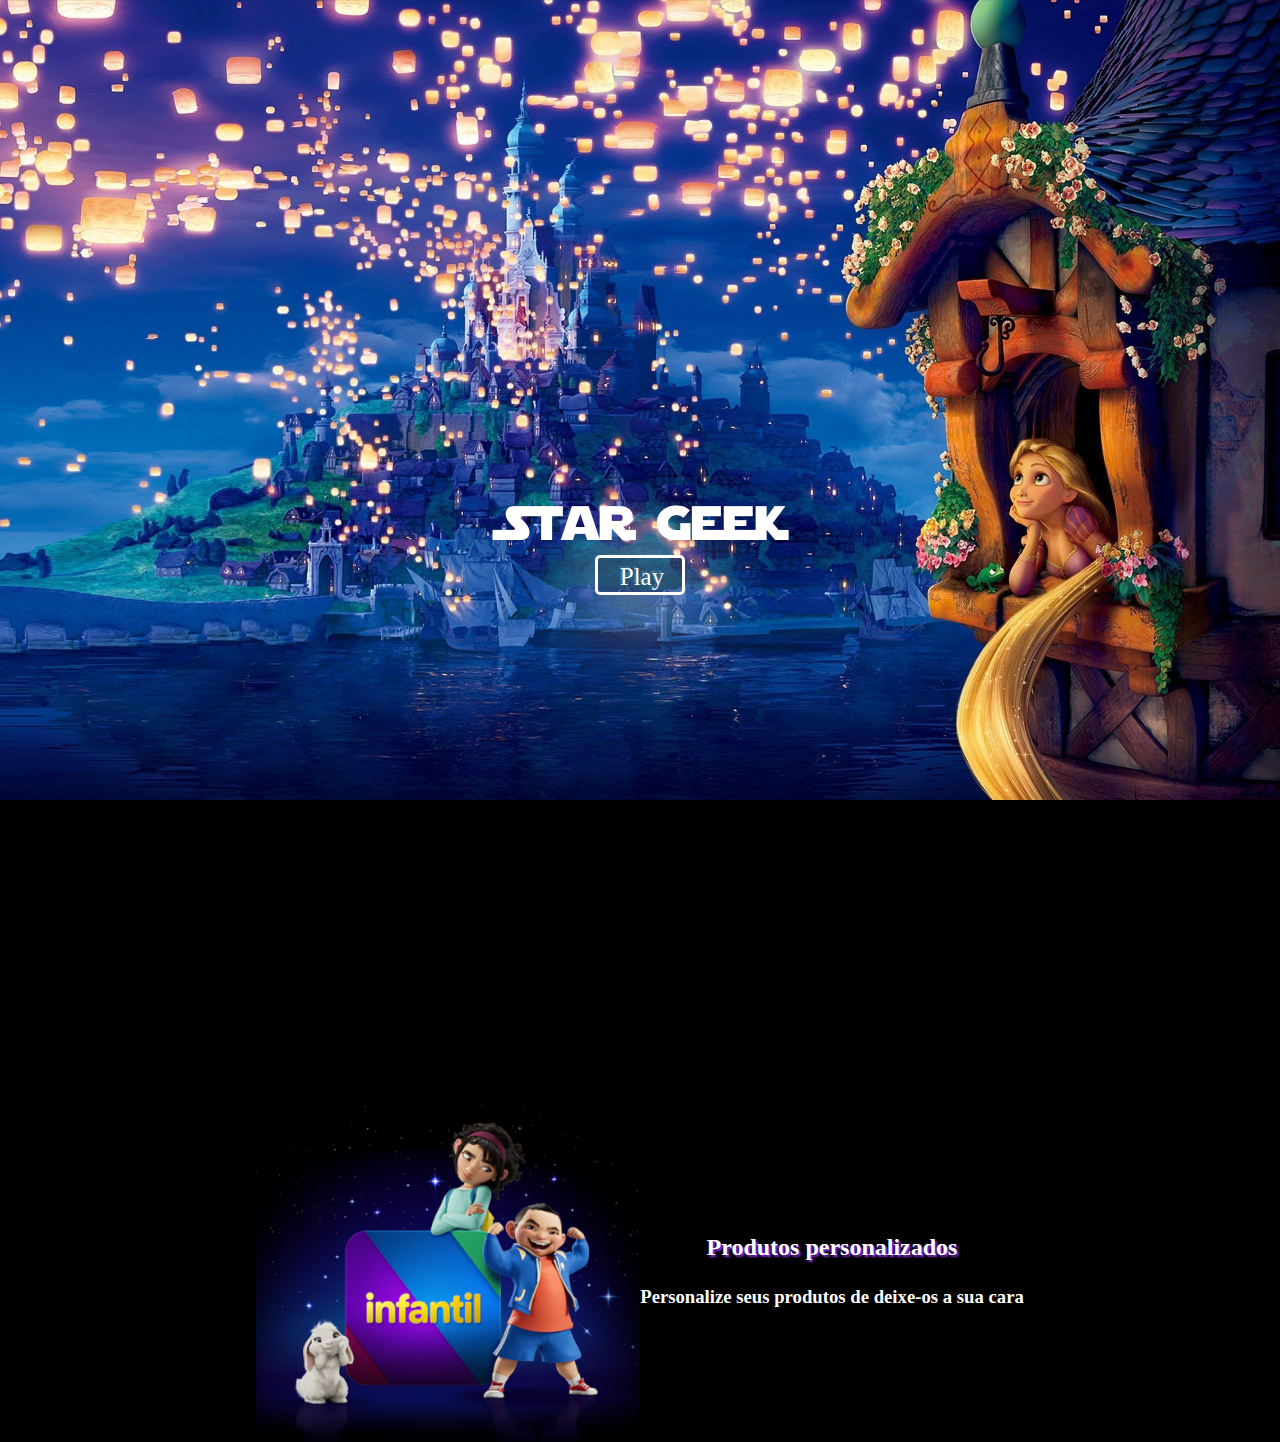
<file: index.html>
<!DOCTYPE html>
<html lang="en">

<head>
    <meta charset="UTF-8">
    <meta http-equiv="X-UA-Compatible" content="IE=edge">
    <meta name="viewport" content="width=device-width, initial-scale=1.0">
    <title>Document</title>
    <link rel="stylesheet" href="css/stayle.css">
</head>

<body class="index">
    <main>
        <div class="loginn">
            <img src="img/Star Geek 3.png">
            <a href="cadastro.html" class="entrarr">Play</a>
        </div>
    </main>
    <footer class="baxo">
            <img src="img/netflix.png" class="foot">
            <div>
                <h2>Produtos personalizados</h2>
                <h3>Personalize seus produtos de deixe-os a sua cara</h3>
            </div>
    </footer>
</body>

</html>
</file>
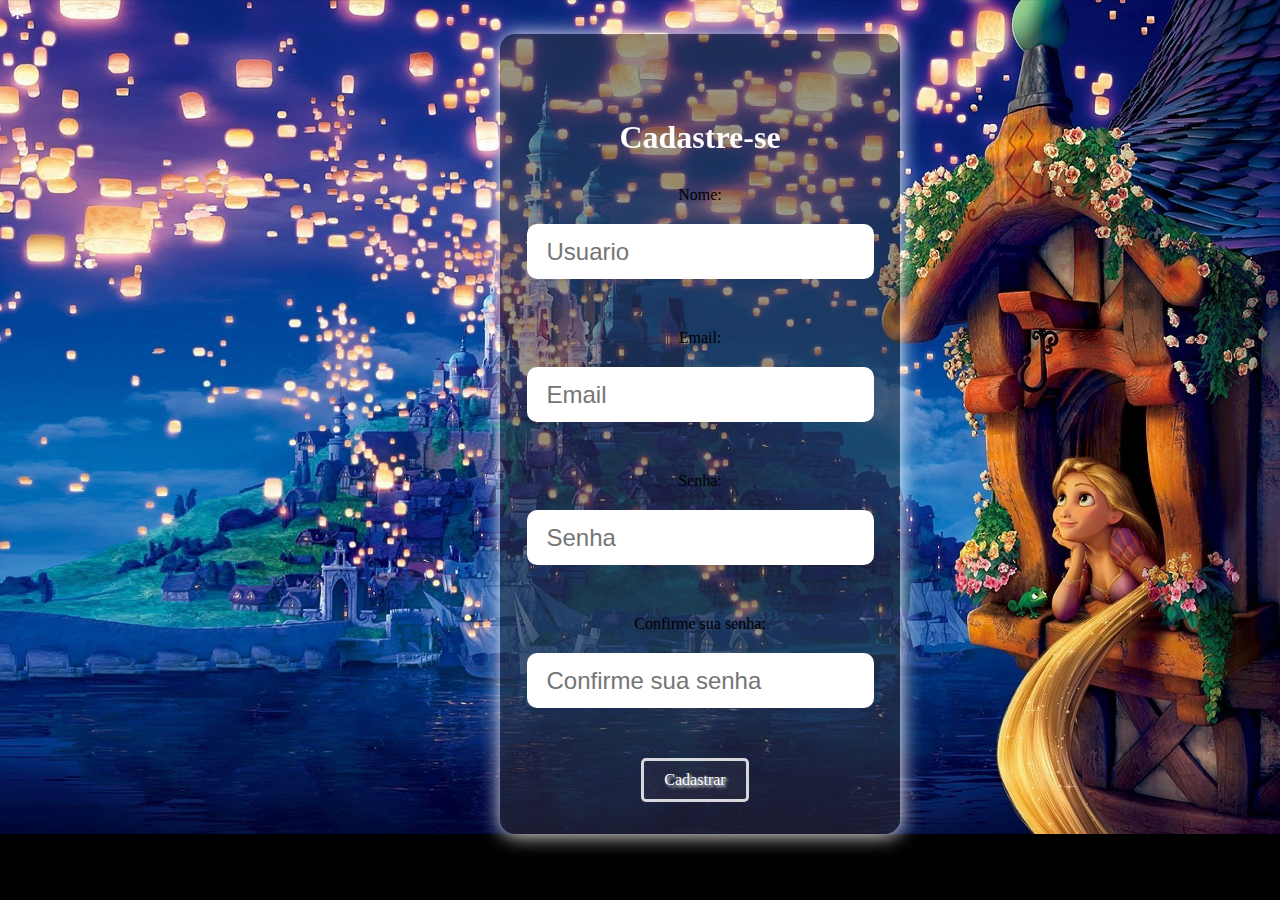
<file: cadastro.html>
<!DOCTYPE html>
<html lang="en">
<head>
    <meta charset="UTF-8">
    <meta http-equiv="X-UA-Compatible" content="IE=edge">
    <meta name="viewport" content="width=device-width, initial-scale=1.0">
    <title>Document</title>
    <link rel="stylesheet" href="css/stayle.css">
</head>
<body class="Login">
    <a href="index.html" class="sair">*</a>
    <div class="div2">
        <h1>Cadastre-se</h1>   
        <P>Nome:</P>
        <div class="inputs">
            <input type="text" placeholder="Usuario" class="text">
            <P>Email:</P>
            <input type="email" placeholder="Email" class="text">
            <p>Senha:</p>
            <input type="password" placeholder="Senha" class="text">
            <P>Confirme sua senha:</P>
            <input type="password" placeholder="Confirme sua senha" class="text">
        <a href="login.html" class="entrar">Cadastrar</a>
        </div>
</body>
</html>
</file>
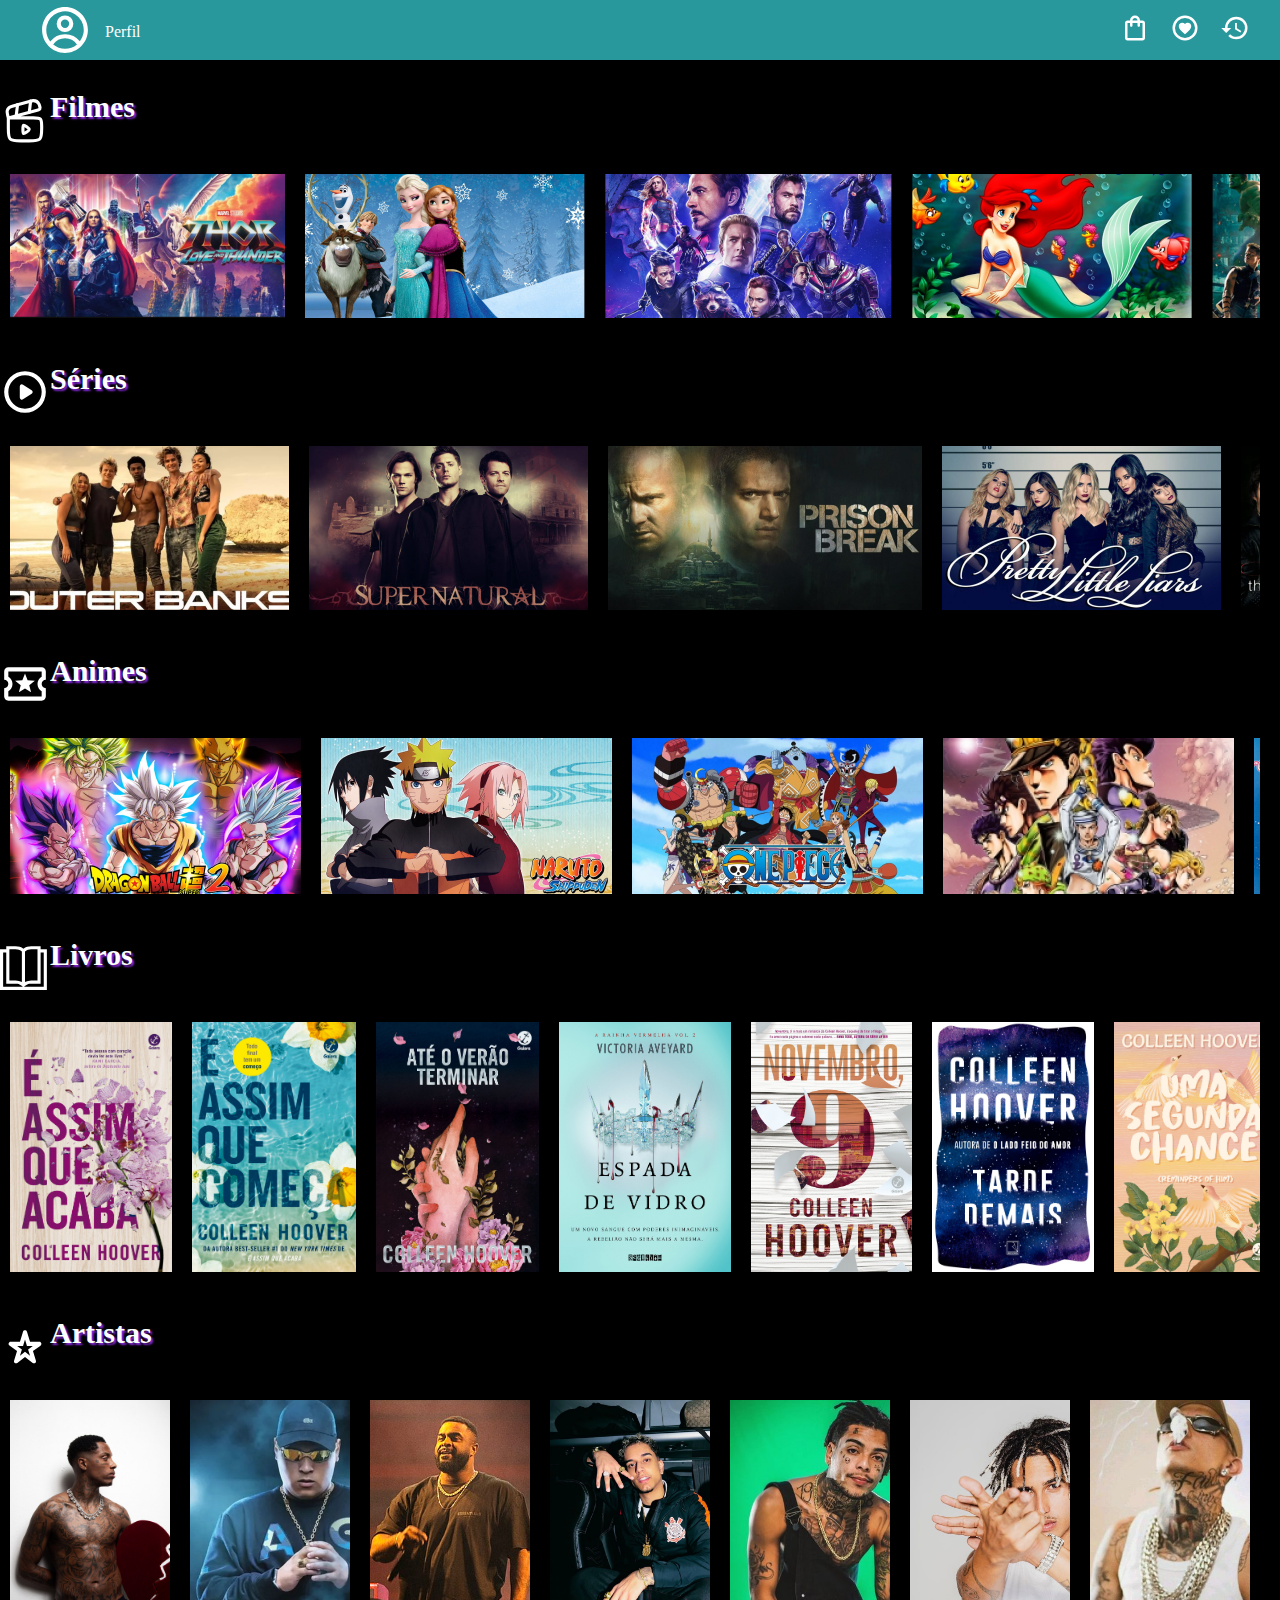
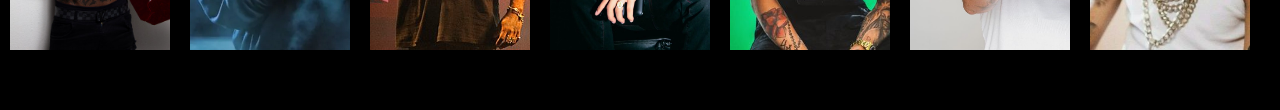
<file: inicial.html>
<!DOCTYPE html>
<html lang="en">

<head>
    <meta charset="UTF-8">
    <meta http-equiv="X-UA-Compatible" content="IE=edge">
    <meta name="viewport" content="width=device-width, initial-scale=1.0">
    <title>Document</title>
    <link rel="stylesheet" href="css/stayle.css">
</head>

<body class="dois">
    <header class="cabecalho">
        <div class="ok">

            <svg class="icone" xmlns=svg xmlns="http://www.w3.org/2000/svg" width="50" height="50" viewBox="0 0 24 24">
                <g fill="white" fill-rule="evenodd" clip-rule="evenodd">
                    <path d="M16 9a4 4 0 1 1-8 0a4 4 0 0 1 8 0Zm-2 0a2 2 0 1 1-4 0a2 2 0 0 1 4 0Z" />
                    <path
                        d="M12 1C5.925 1 1 5.925 1 12s4.925 11 11 11s11-4.925 11-11S18.075 1 12 1ZM3 12c0 2.09.713 4.014 1.908 5.542A8.986 8.986 0 0 1 12.065 14a8.984 8.984 0 0 1 7.092 3.458A9 9 0 1 0 3 12Zm9 9a8.963 8.963 0 0 1-5.672-2.012A6.992 6.992 0 0 1 12.065 16a6.991 6.991 0 0 1 5.689 2.92A8.964 8.964 0 0 1 12 21Z" />
                </g>
            </svg>
            <p>Perfil</p>
        </div>
        <nav>
            <ul class="menu">
                <li><a href="#"><svg xmlns="http://www.w3.org/2000/svg" width="30" height="30" viewBox="0 0 24 24">
                            <path fill="currentColor"
                                d="M6 22q-.825 0-1.413-.588T4 20V8q0-.825.588-1.413T6 6h2q0-1.65 1.175-2.825T12 2q1.65 0 2.825 1.175T16 6h2q.825 0 1.413.588T20 8v12q0 .825-.588 1.413T18 22H6Zm0-2h12V8h-2v2q0 .425-.288.713T15 11q-.425 0-.713-.288T14 10V8h-4v2q0 .425-.288.713T9 11q-.425 0-.713-.288T8 10V8H6v12Zm4-14h4q0-.825-.588-1.413T12 4q-.825 0-1.413.588T10 6ZM6 20V8v12Z" />
                        </svg></a></li>
                <li><a href="midia.html"><svg xmlns="http://www.w3.org/2000/svg" width="30" height="30" viewBox="0 0 24 24">
                            <path fill="white"
                                d="M12 2A10 10 0 0 0 2 12a10 10 0 0 0 10 10a10 10 0 0 0 10-10A10 10 0 0 0 12 2m0 2a8 8 0 0 1 8 8a8 8 0 0 1-8 8a8 8 0 0 1-8-8a8 8 0 0 1 8-8M9.75 7.82C8.21 7.82 7 9.03 7 10.57c0 1.89 1.7 3.43 4.28 5.77L12 17l.72-.66C15.3 14 17 12.46 17 10.57c0-1.54-1.21-2.75-2.75-2.75c-.87 0-1.7.41-2.25 1.05a3.007 3.007 0 0 0-2.25-1.05Z" />
                        </svg>
                <li><a href="index.html"><svg xmlns="http://www.w3.org/2000/svg" width="30" height="30" viewBox="0 0 24 24">
                            <path fill="white"
                                d="M13.5 8H12v5l4.28 2.54l.72-1.21l-3.5-2.08V8M13 3a9 9 0 0 0-9 9H1l3.96 4.03L9 12H6a7 7 0 0 1 7-7a7 7 0 0 1 7 7a7 7 0 0 1-7 7c-1.93 0-3.68-.79-4.94-2.06l-1.42 1.42A8.896 8.896 0 0 0 13 21a9 9 0 0 0 9-9a9 9 0 0 0-9-9" />
                        </svg></a></li>
            </ul>
        </nav>
    </header>
    <div>

        <div class="h1">
            <svg xmlns="http://www.w3.org/2000/svg" width="50" height="50" viewBox="0 0 24 24">
                <g fill="none" stroke="white" stroke-width="1.5">
                    <path
                        d="M4 11h12c1.886 0 2.828 0 3.414.586C20 12.172 20 13.114 20 15v1c0 2.828 0 4.243-.879 5.121C18.243 22 16.828 22 14 22h-4c-2.828 0-4.243 0-5.121-.879C4 20.243 4 18.828 4 16v-5Zm.001 0c-.484-1.806-.725-2.709-.517-3.485A3 3 0 0 1 4.26 6.17c.569-.568 1.471-.81 3.277-1.294l7.003-1.877c.673-.18 1.01-.27 1.305-.29a3 3 0 0 1 2.886 1.667c.131.265.221.602.402 1.275c.06.225.09.337.096.435a1 1 0 0 1-.555.962c-.089.044-.2.074-.425.134L4 11Z" />
                    <path stroke-linecap="round"
                        d="m14.7 2.941l-.637 5.348M8.422 4.624l-.638 5.347M14 16.5c0-.422-.397-.707-1.192-1.277c-.805-.577-1.207-.866-1.508-.654c-.3.212-.3.785-.3 1.931s0 1.719.3 1.93c.3.212.703-.076 1.508-.654c.795-.569 1.192-.854 1.192-1.276Z" />
                </g>
            </svg>
            <h2>Filmes</h2> 

        </div>

        <div class="promocoes">
            <div class="sabor">
                <img src="img/image 1.png">
            </div>
            <div class="sabor">
                <img src="img/imagem 2.png">
            </div>
            <div class="sabor">
                <img src="img/imagem 3.png">
            </div>
            <div class="sabor">
                <img src="img/imagem 4.png">
            </div>
            <div class="sabor">
                <img src="img/imagem 5.png">
            </div>
            <div class="sabor">
                <img src="img/imagem 6.png">
            </div>
            <div class="sabor">
                <img src="img/imagem 7.png">
            </div>
        </div>
    </div>
    <div>

        <div class="h1">
            <svg xmlns="http://www.w3.org/2000/svg" width="50" height="50" viewBox="0 0 24 24">
                <path fill="white"
                    d="M9.5 9.325v5.35q0 .6.525.875t1.025-.05l4.15-2.65q.475-.275.475-.85t-.475-.85L11.05 8.5q-.5-.325-1.025-.05t-.525.875ZM12 22q-2.075 0-3.9-.788t-3.175-2.137q-1.35-1.35-2.137-3.175T2 12q0-2.075.788-3.9t2.137-3.175q1.35-1.35 3.175-2.137T12 2q2.075 0 3.9.788t3.175 2.137q1.35 1.35 2.138 3.175T22 12q0 2.075-.788 3.9t-2.137 3.175q-1.35 1.35-3.175 2.138T12 22Zm0-10Zm0 8q3.325 0 5.663-2.337T20 12q0-3.325-2.337-5.663T12 4Q8.675 4 6.337 6.337T4 12q0 3.325 2.337 5.663T12 20Z" />
            </svg>
            <h2>Séries</h2> 

        </div>
       

        <div class="promocoes">
            <div class="sabor">
                <img src="img/img 8.png">
            </div>
            <div class="sabor">
                <img src="img/img 9.png">
            </div>
            <div class="sabor">
                <img src="img/img 10.png">
            </div>
            <div class="sabor">
                <img src="img/img 11.png">
            </div>
            <div class="sabor">
                <img src="img/img 12.png">
            </div>
            <div class="sabor">
                <img src="img/img 13.png">
            </div>
            <div class="sabor">
                <img src="img/img 14.png">
            </div>
        </div>
    </div>
    <div>
        <div class="h1">
            <svg xmlns="http://www.w3.org/2000/svg" width="50" height="50" viewBox="0 0 24 24">
                <path fill="white"
                    d="M22 10V6c0-1.1-.9-2-2-2H4c-1.1 0-1.99.9-1.99 2v4c1.1 0 1.99.9 1.99 2s-.89 2-2 2v4c0 1.1.9 2 2 2h16c1.1 0 2-.9 2-2v-4c-1.1 0-2-.9-2-2s.9-2 2-2zm-2-1.46c-1.19.69-2 1.99-2 3.46s.81 2.77 2 3.46V18H4v-2.54c1.19-.69 2-1.99 2-3.46c0-1.48-.8-2.77-1.99-3.46L4 6h16v2.54zM9.07 16L12 14.12L14.93 16l-.89-3.36l2.69-2.2l-3.47-.21L12 7l-1.27 3.22l-3.47.21l2.69 2.2z" />
            </svg>
            <h2>Animes</h2> 

        </div>

        <div class="promocoes">
            <div class="sabor">
                <img src="img/a.png">
            </div>
            <div class="sabor">
                <img src="img/b.png">
            </div>
            <div class="sabor">
                <img src="img/c.png">
            </div>
            <div class="sabor">
                <img src="img/d.png">
            </div>
            <div class="sabor">
                <img src="img/e.png">
            </div>
            <div class="sabor">
                <img src="img/f.png">
            </div>
            <div class="sabor">
                <img src="img/g.png">
            </div>
        </div>
    </div>
    <div>
        <div class="h1">
            <svg xmlns="http://www.w3.org/2000/svg" width="50" height="50" viewBox="0 0 2048 2048">
                <path fill="white"
                    d="M1920 256v1664H0V256h256V128h384q88 0 169 27t151 81q69-54 150-81t170-27h384v128h256zm-640 0q-70 0-136 23t-120 69v1254q59-33 124-49t132-17h256V256h-256zM384 1536h256q67 0 132 16t124 50V348q-54-45-120-68t-136-24H384v1280zm-256 256h806q-32-31-65-54t-68-40t-75-25t-86-9H256V384H128v1408zM1792 384h-128v1280h-384q-46 0-85 8t-75 25t-69 40t-65 55h806V384z" />
            </svg>
            
            <h2>Livros</h2> 

        </div>
        <div class="promocoes">
            <div class="sabor">
                <img src="img/livro 1..jpg">
            </div>
            <div class="sabor">
                <img src="img/livro 2.jpg">
            </div>
            <div class="sabor">
                <img src="img/livro 3.jpg">
            </div>
            <div class="sabor">
                <img src="img/livro 4.jpg">
            </div>
            <div class="sabor">
                <img src="img/livro 5.jpg">
            </div>
            <div class="sabor">
                <img src="img/livro 6.jpg">
            </div>
            <div class="sabor">
                <img src="img/livro 7.jpg">
            </div>
            <div class="sabor">
                <img src="img/livro 8.jpg">
            </div>
            <div class="sabor">
                <img src="img/livro 9.jpg">
            </div>
            <div class="sabor">
                <img src="img/livro 10.jpg">
            </div>
        </div>
    </div>
    <div>
        <div class="h1">
            <svg xmlns="http://www.w3.org/2000/svg" width="50" height="50" viewBox="0 0 24 24">
                <path fill="white"
                    d="m12 8.89l.94 3.11h2.82l-2.27 1.62l.93 3.01L12 14.79l-2.42 1.84l.93-3.01L8.24 12h2.82L12 8.89M9.58 10H5.12c-.97 0-1.37 1.25-.58 1.81l3.64 2.6l-1.43 4.61c-.29.93.79 1.68 1.56 1.09l3.69-2.8l3.69 2.81c.77.59 1.85-.16 1.56-1.09l-1.43-4.61l3.64-2.6c.79-.57.39-1.81-.58-1.81h-4.46l-1.47-4.84c-.29-.95-1.63-.95-1.91 0L9.58 10z" />
            </svg>
            
            <h2>Artistas</h2> 

        </div>
        <div class="promocoes">
            <div class="sabor bia">
                <img src="img/kayblack.jpg">
            </div>
            <div class="sabor bia">
                <img src="img/ryan.webp">
            </div>
            <div class="sabor bia">
                <img src="img/baco2.jpg">
            </div>
            <div class="sabor bia">
                <img src="img/veigh 3.webp">
            </div>
            <div class="sabor bia">
                <img src="img/kevin 2.jpeg">
            </div>
            <div class="sabor bia">
                <img src="img/matue.jpeg">
            </div>
            <div class="sabor bia">
                <img src="img/bl.jpg">
            </div>
        </div>
    </div>
</body>

</html>
</file>
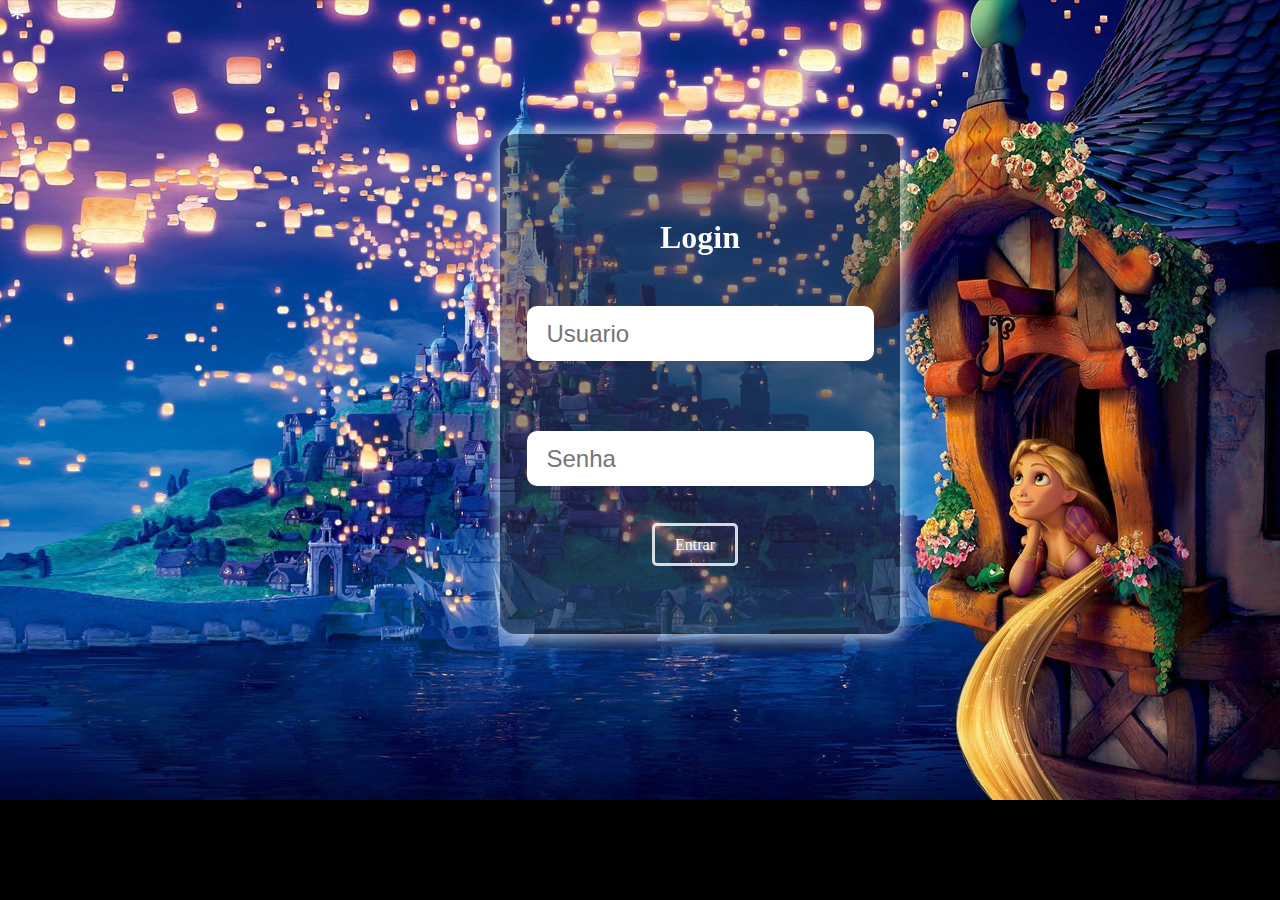
<file: login.html>
<!DOCTYPE html>
<html lang="en">

<head>
    <meta charset="UTF-8">
    <meta http-equiv="X-UA-Compatible" content="IE=edge">
    <meta name="viewport" content="width=device-width, initial-scale=1.0">
    <title>Document</title>
    <link rel="stylesheet" href="css/stayle.css">
</head>

<body class="Login">
    <a href="index.html" class="sair">*</a>
    <div class="div">
        <h1>Login</h1>   
        <div class="inputs">
            <input type="text" placeholder="Usuario" class="text">
            <input type="password" placeholder="Senha" class="text">
        </div>
        <a href="inicial.html" class="entrar">Entrar</a>
    </div>
</body>
</html>
</file>
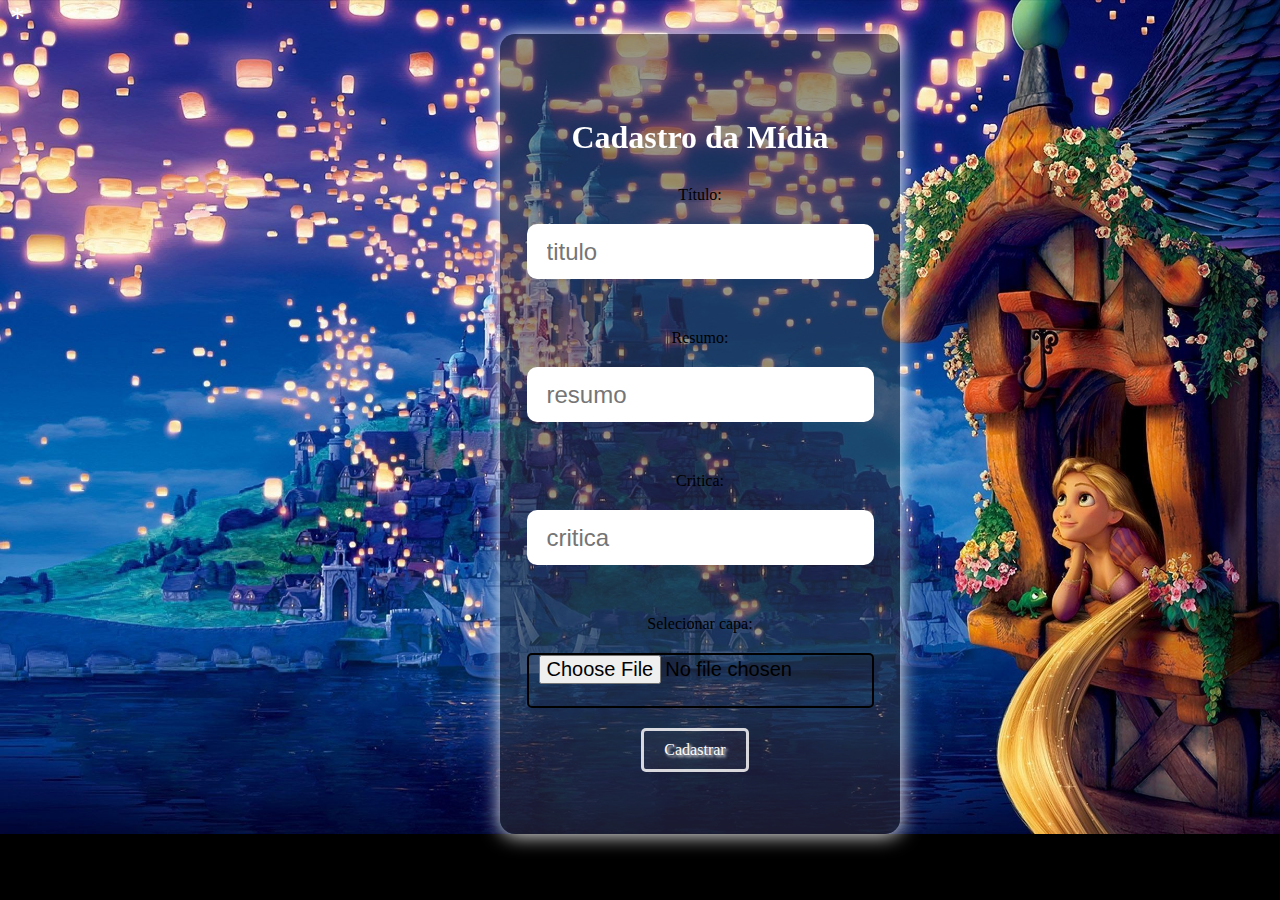
<file: midia.html>
<!DOCTYPE html>
<html lang="en">
<head>
    <meta charset="UTF-8">
    <meta http-equiv="X-UA-Compatible" content="IE=edge">
    <meta name="viewport" content="width=device-width, initial-scale=1.0">
    <title>Document</title>
    <link rel="stylesheet" href="css/stayle.css">
</head>
<body class="Login">
    <a href="index.html" class="sair">*</a>
    <div class="div2">
        <h1>Cadastro da Mídia</h1>   
        <P>Título:</P>
        <div class="inputs">
            <input type="text" placeholder="titulo" class="text">
            <P>Resumo:</P>
            <input type="email" placeholder="resumo" class="text">
            <p>Critica:</p>
            <input type="password" placeholder="critica" class="text">
            <p>Selecionar capa:</p>
            <input type="file">
        <a href="login.html" class="entrar">Cadastrar</a>
        </div>
</body>
</html>
</file>
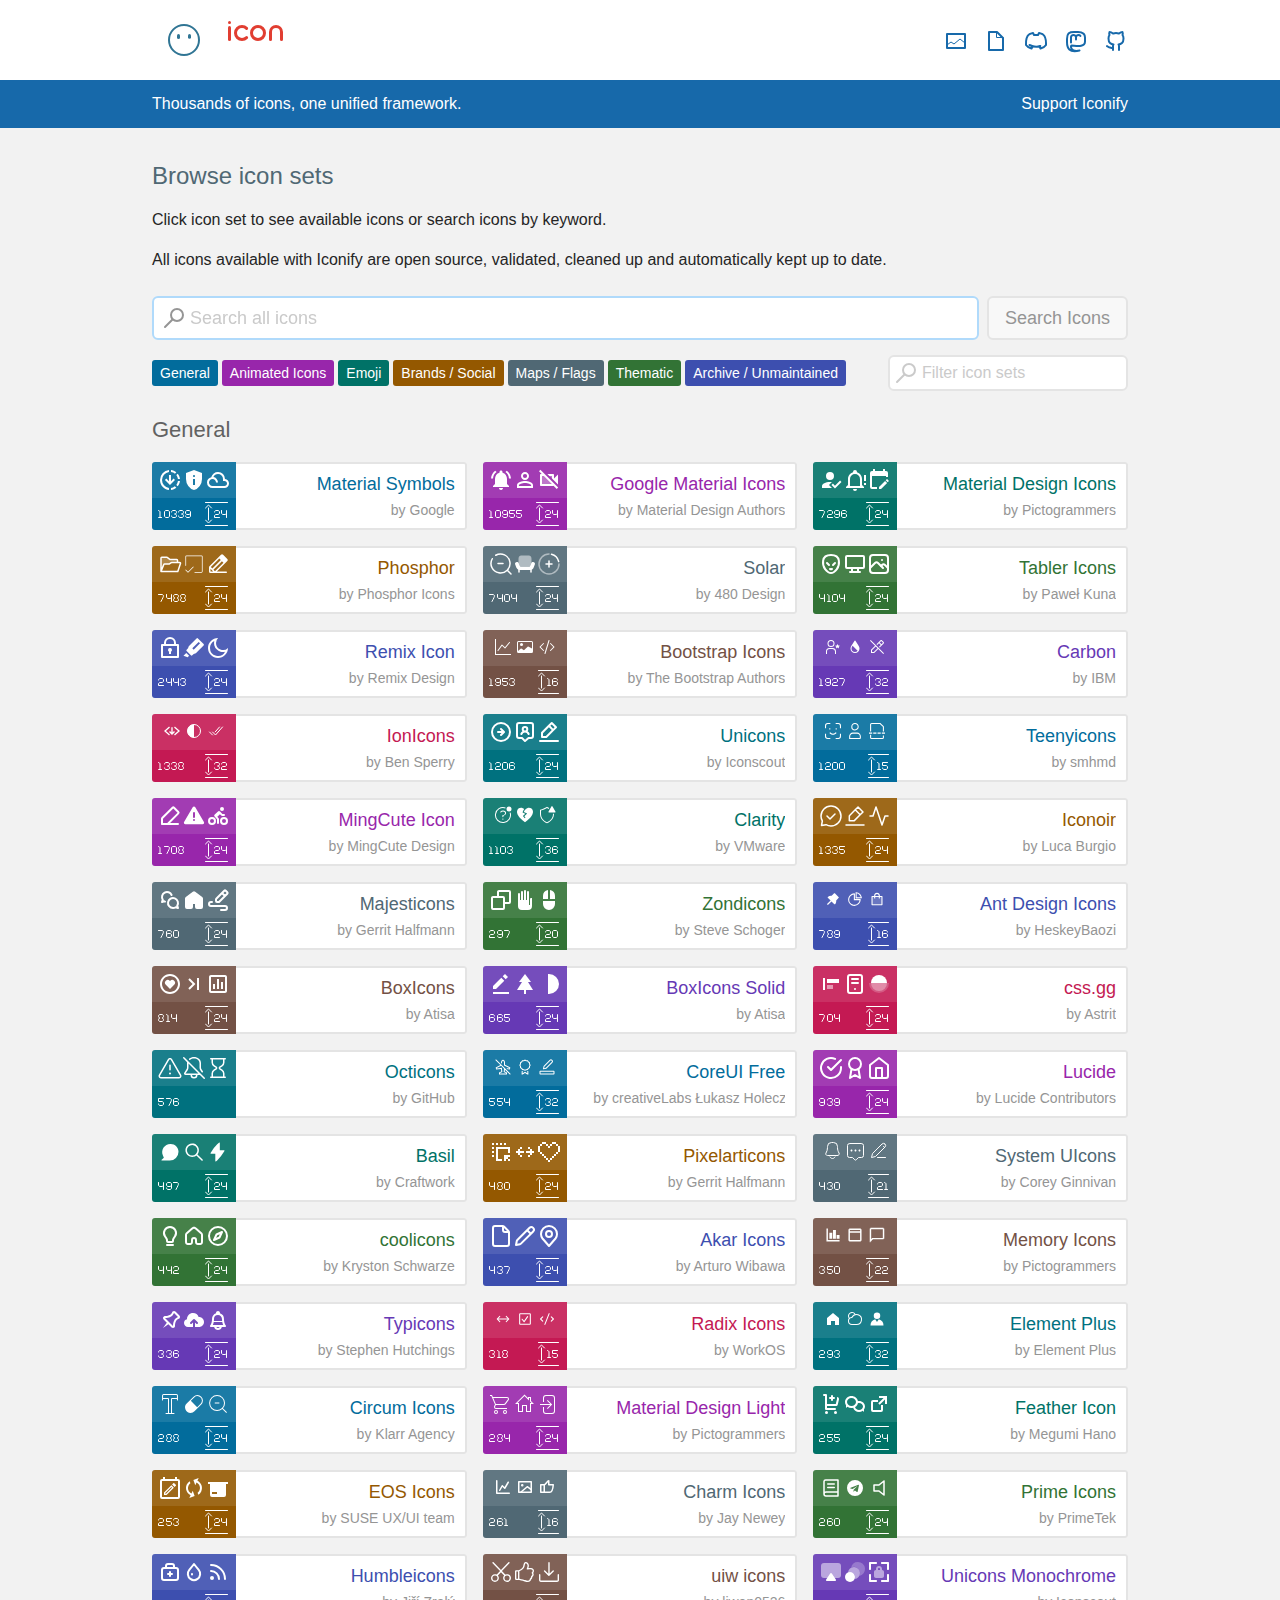
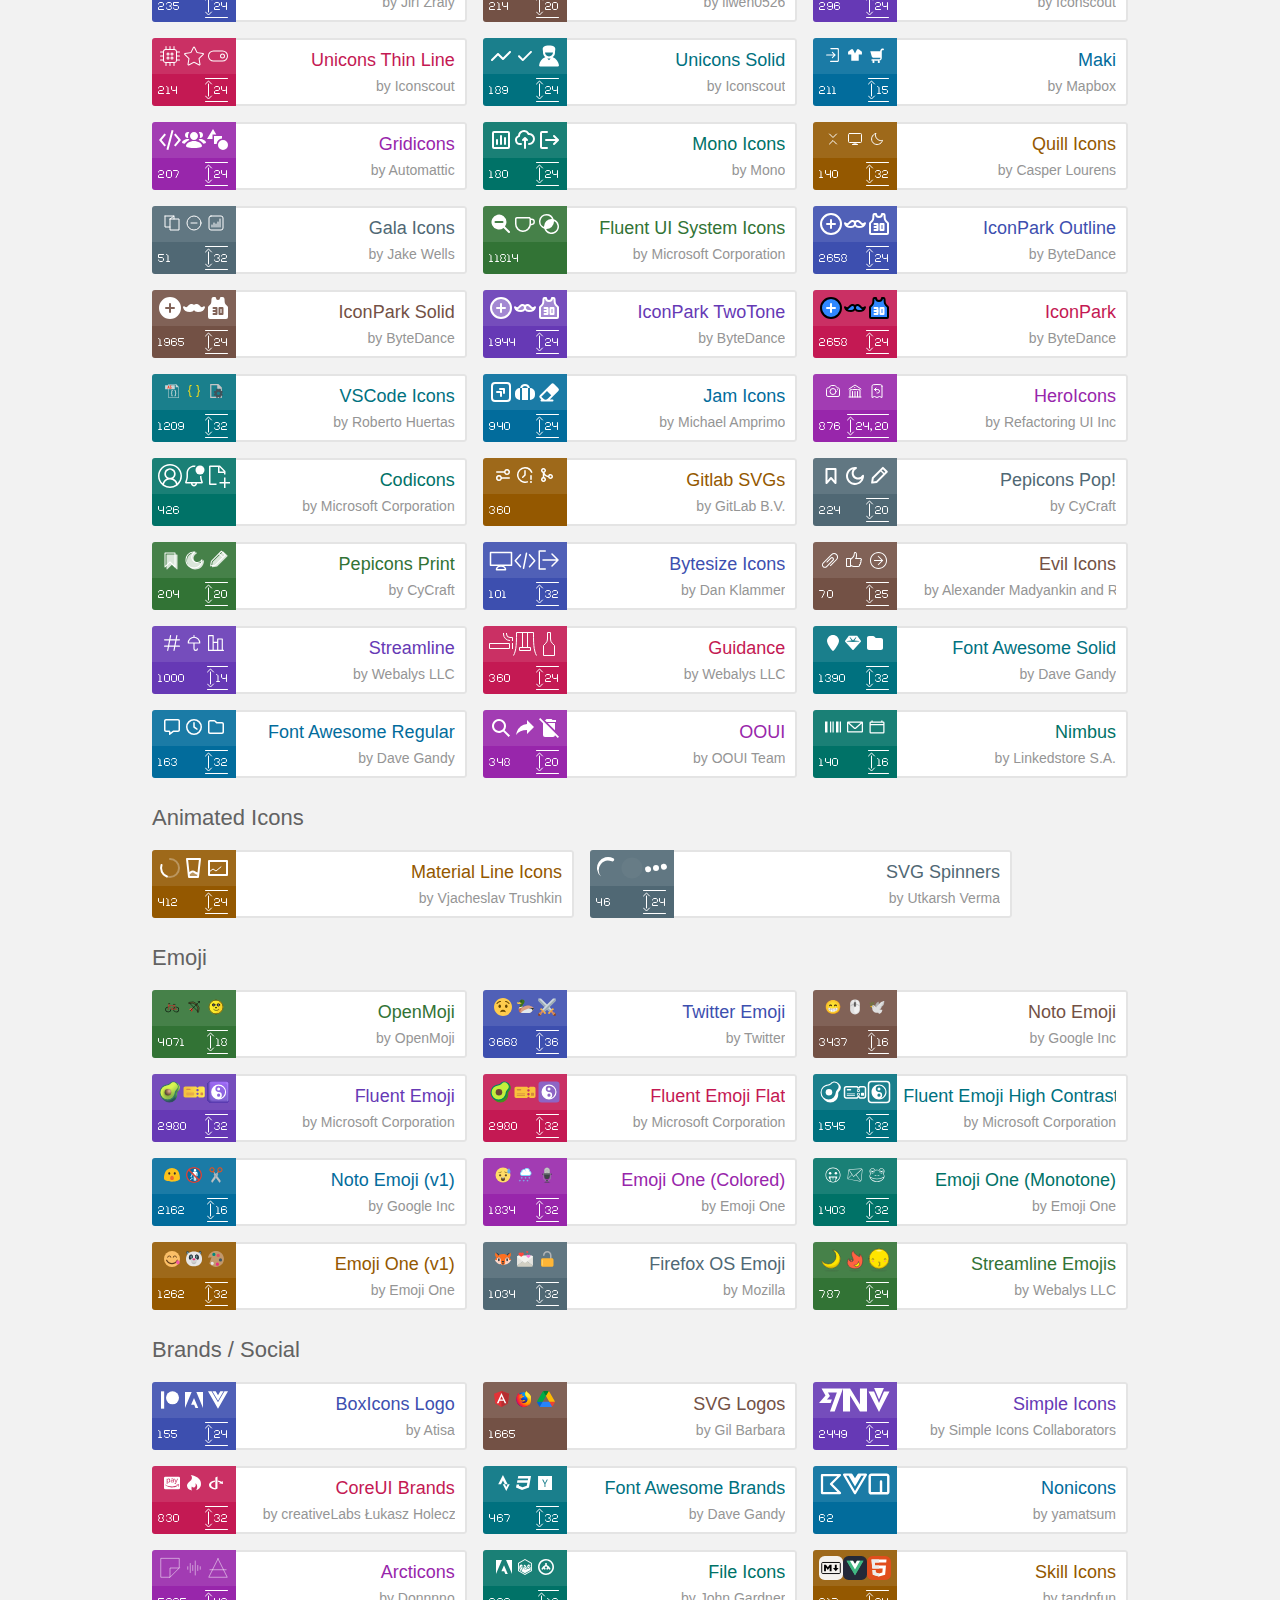
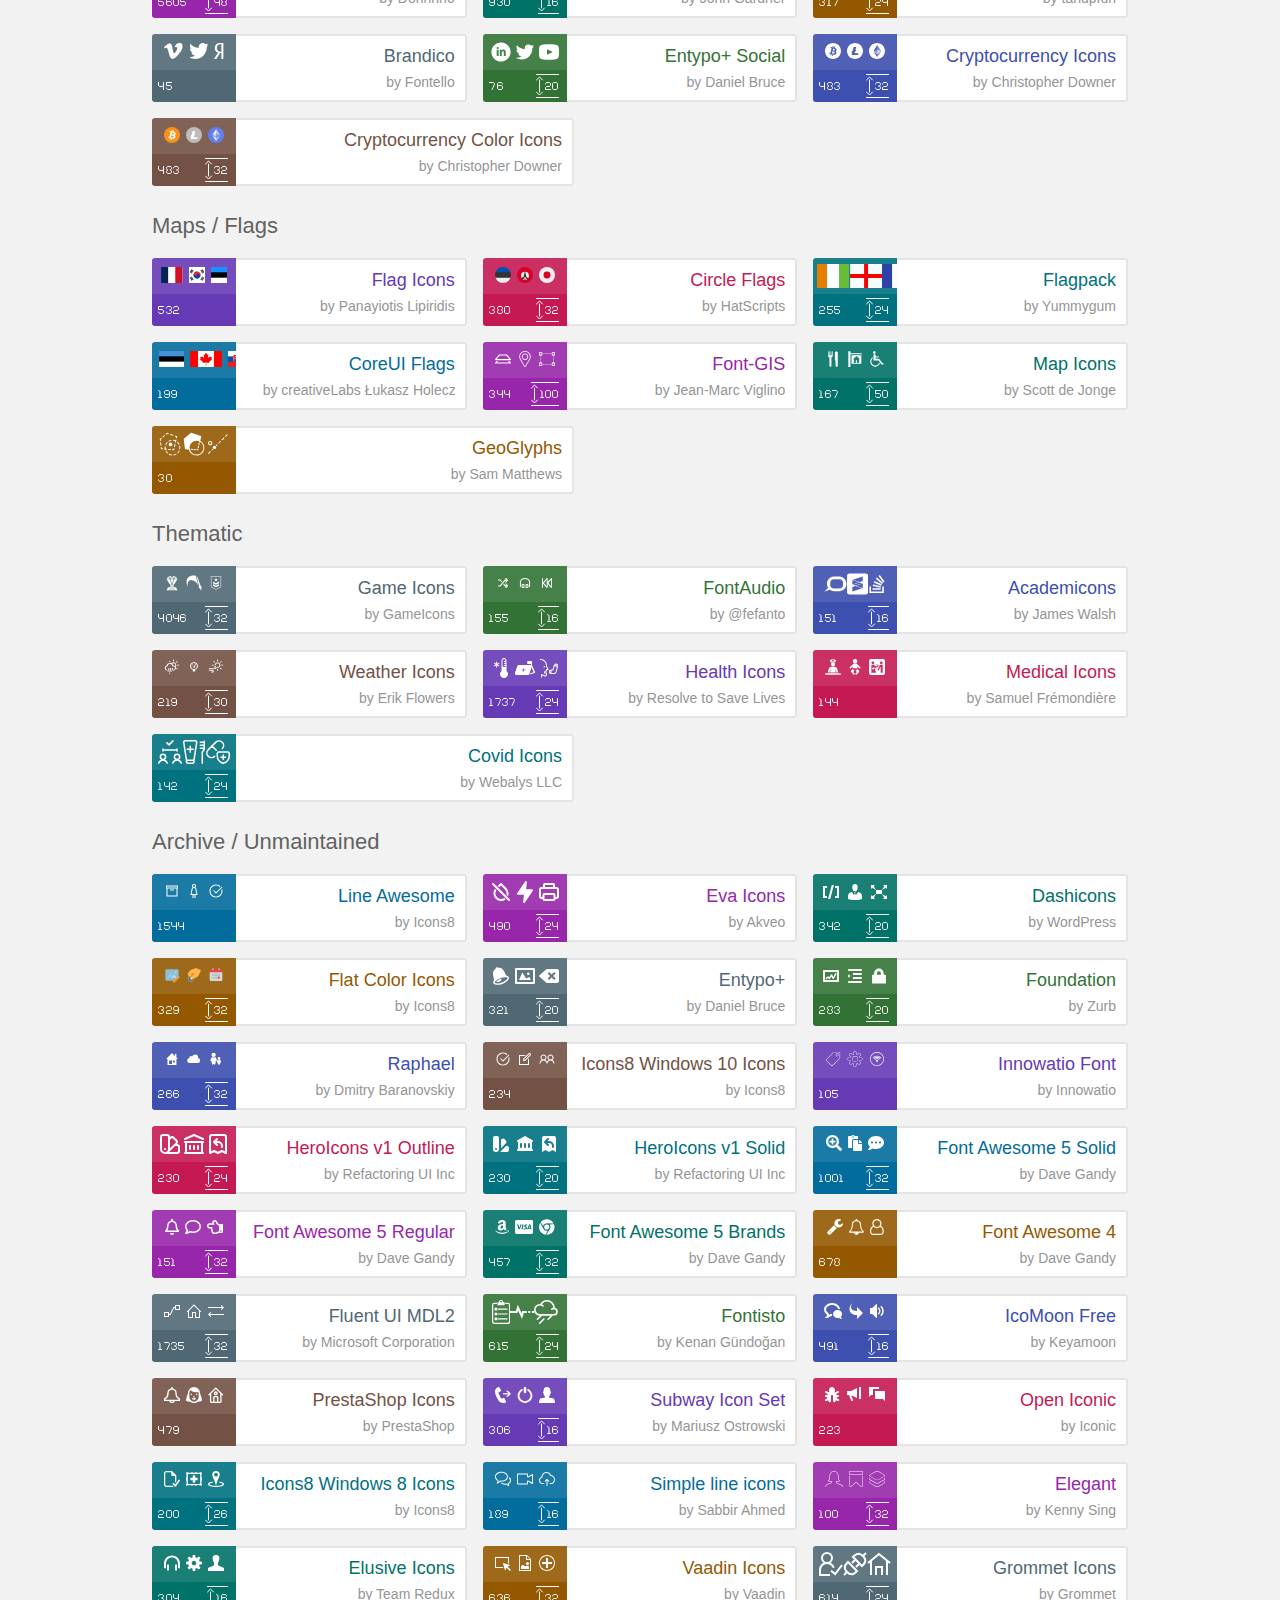
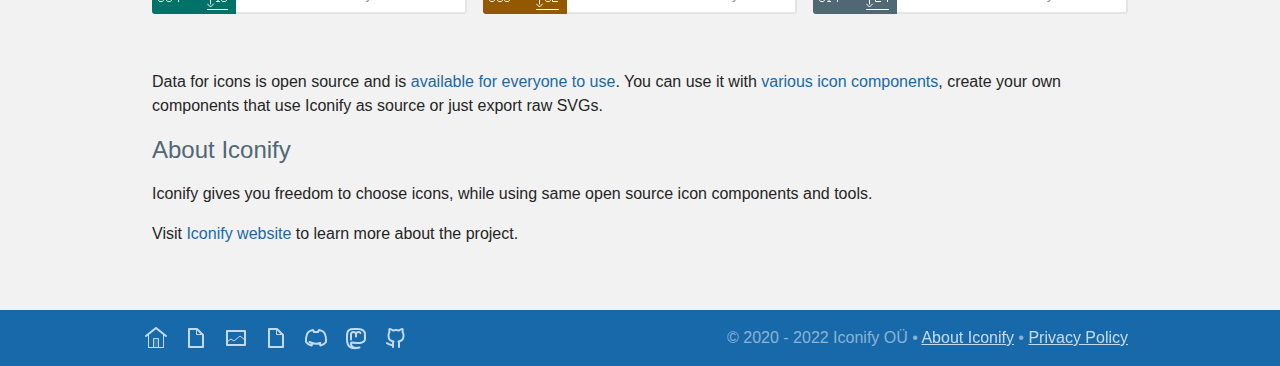
<file: img/1.html>
<!DOCTYPE html>
<!-- saved from url=(0044)https://icon-sets.iconify.design/gg/profile/ -->
<html lang="en"><head><meta http-equiv="Content-Type" content="text/html; charset=UTF-8">
		
		<meta name="viewport" content="width=device-width, initial-scale=1.0">
		<link rel="canonical" href="https://icon-sets.iconify.design/"> 
		<link rel="icon" type="image/png" href="https://icon-sets.iconify.design/favicon@32.png" sizes="32x32">
		<link rel="icon" type="image/png" href="https://icon-sets.iconify.design/favicon@192.png" sizes="192x192">
		<link rel="preconnect" href="https://fonts.gstatic.com/">
		<!-- <link
			rel="stylesheet"
			type="text/css"
			href="https://fonts.googleapis.com/css2?family=PT+Sans:ital,wght@0,400;0,700;1,400&display=swap"
		/> -->
		<link href="./1_files/css2" rel="stylesheet">
		<link rel="stylesheet" type="text/css" href="./1_files/css2(1)">
		<link rel="stylesheet" href="./1_files/style.css">
		<link rel="stylesheet" href="./1_files/line-md.css">
		<title>Browse Icons • Iconify</title>

		<style>
			html,
			body {
				background: #f2f2f2;
			}

			#icon-finder-container {
				position: relative;
			}
			.animate-ssr {
				display: block !important;
				position: absolute;
				left: 0;
				right: 0;
				top: 0;
				opacity: 1;
				animation: animate-wrapper ease-in 0.2s forwards reverse;
			}
			.animate-live {
				display: block !important;
				position: relative;
				opacity: 0;
				animation: animate-wrapper ease-in 0.2s forwards;
			}

			@keyframes animate-wrapper {
				from {
					opacity: 0;
				}
				to {
					opacity: 1;
				}
			}
		</style>
	</head>
	<body>
		<nav class="navigation navigation--primary" role="navigation">
			<div class="navigation-content page-width">
				<div class="navigation-home">
					<a href="https://iconify.design/">
						<span>Iconify.design</span>
						<img src="./1_files/logo-iconify.svg" width="164" height="40" alt="Iconify">
					</a>
				</div>

				<div class="navigation-block-container">
					<ul class="navigation-block"><li class="navigation-link"><a href="https://icon-sets.iconify.design/" title="Browse all icon sets"><svg xmlns="http://www.w3.org/2000/svg" width="1em" height="1em" viewBox="0 0 24 24"><g stroke="currentColor" stroke-linecap="round" stroke-linejoin="round"><path fill="none" stroke-dasharray="66" stroke-dashoffset="66" stroke-width="2" d="M3 14V5H21V19H3V14"><animate fill="freeze" attributeName="stroke-dashoffset" dur="0.6s" values="66;0"></animate></path><path fill="currentColor" fill-opacity="0" stroke-dasharray="52" stroke-dashoffset="52" d="M3 16L7 13L10 15L16 10L21 14V19H3Z"><animate fill="freeze" attributeName="stroke-dashoffset" begin="0.6s" dur="0.8s" values="52;0"></animate><animate fill="freeze" attributeName="fill-opacity" begin="1s" dur="0.15s" values="0;0.3"></animate></path></g><circle cx="7.5" cy="9.5" r="1.5" fill="currentColor" fill-opacity="0"><animate fill="freeze" attributeName="fill-opacity" begin="1s" dur="0.4s" values="0;1"></animate></circle></svg></a></li><li class="navigation-link"><a href="https://docs.iconify.design/" title="Iconify documentation"><svg xmlns="http://www.w3.org/2000/svg" width="1em" height="1em" viewBox="0 0 24 24"><g fill="none" stroke="currentColor" stroke-linecap="round" stroke-linejoin="round"><path stroke-dasharray="64" stroke-dashoffset="64" stroke-width="2" d="M13 3L19 9V21H5V3H13"><animate fill="freeze" attributeName="stroke-dashoffset" dur="0.6s" values="64;0"></animate></path><path stroke-dasharray="14" stroke-dashoffset="14" d="M12.5 3V8.5H19"><animate fill="freeze" attributeName="stroke-dashoffset" begin="0.7s" dur="0.2s" values="14;0"></animate></path><g stroke-dasharray="8" stroke-dashoffset="8" stroke-width="2"><path d="M10 13L8 15L10 17"><animate fill="freeze" attributeName="stroke-dashoffset" begin="1s" dur="0.2s" values="8;0"></animate></path><path d="M14 13L16 15L14 17"><animate fill="freeze" attributeName="stroke-dashoffset" begin="1.2s" dur="0.2s" values="8;0"></animate></path></g></g></svg></a></li><li class="navigation-link"><a href="https://iconify.design/discord" title="Discord" target="_blank"><svg xmlns="http://www.w3.org/2000/svg" width="1em" height="1em" viewBox="0 0 24 24"><g fill="currentColor" fill-opacity="0"><circle cx="9" cy="12" r="1.5"><animate fill="freeze" attributeName="fill-opacity" begin="1.2s" dur="0.4s" values="0;1"></animate></circle><circle cx="15" cy="12" r="1.5"><animate fill="freeze" attributeName="fill-opacity" begin="1.4s" dur="0.4s" values="0;1"></animate></circle></g><g fill="none" stroke="currentColor" stroke-linecap="round" stroke-linejoin="round" stroke-width="2"><path stroke-dasharray="30" stroke-dashoffset="30" d="M15.5 17.5L16.5 19.5C16.5 19.5 20.671 18.172 22 16C22 15 22.53 7.853 19 5.5C17.5 4.5 15 4 15 4L14 6H12M8.52799 17.5L7.52799 19.5C7.52799 19.5 3.35699 18.172 2.02799 16C2.02799 15 1.49799 7.853 5.02799 5.5C6.52799 4.5 9.02799 4 9.02799 4L10.028 6H12.028"><animate fill="freeze" attributeName="stroke-dashoffset" dur="0.6s" values="30;60"></animate></path><path stroke-dasharray="16" stroke-dashoffset="16" d="M5.5 16C10.5 18.5 13.5 18.5 18.5 16"><animate fill="freeze" attributeName="stroke-dashoffset" begin="0.7s" dur="0.4s" values="16;0"></animate></path></g></svg></a></li><li class="navigation-link"><a href="https://fosstodon.org/@cyberalien" title="Mastodon" target="_blank"><svg xmlns="http://www.w3.org/2000/svg" width="1em" height="1em" viewBox="0 0 24 24"><g fill="none" stroke="currentColor" stroke-linecap="round" stroke-linejoin="round" stroke-width="2"><path stroke-dasharray="80" stroke-dashoffset="80" d="M15.5 21.5C6 23.5 6.5 16.5 7.5 16.5C11 16.5 21 19 21 12.5V8.5C21 4.5 18.5 3 14 3H10C5.5 3 3 4 3 10V13C3 19 5 24 15.5 21.5Z"><animate fill="freeze" attributeName="stroke-dashoffset" dur="0.6s" values="80;160"></animate></path><path stroke-dasharray="32" stroke-dashoffset="32" d="M7 13.5L7 8C7 8 7.5 6 9.5 6C11.5 6 12 8 12 8L12 10.5L12 8C12 8 12.5 6 14.5 6C16.5 6 17 8 17 8L17 13.5"><animate fill="freeze" attributeName="stroke-dashoffset" begin="0.7s" dur="0.4s" values="32;0"></animate></path></g></svg></a></li><li class="navigation-link"><a href="https://github.com/iconify" title="Repositories for Iconify script, icons and tools" target="_blank"><svg xmlns="http://www.w3.org/2000/svg" width="1em" height="1em" viewBox="0 0 24 24"><mask id="IconifyId1877423b03ab3886f0" width="24" height="24" x="0" y="0"><g fill="#fff"><ellipse cx="9.5" cy="9" rx="1.5" ry="1"></ellipse><ellipse cx="14.5" cy="9" rx="1.5" ry="1"></ellipse></g></mask><g fill="none" stroke="currentColor" stroke-linecap="round" stroke-linejoin="round" stroke-width="2"><path stroke-dasharray="30" stroke-dashoffset="30" d="M12 4C13.6683 4 14.6122 4.39991 15 4.5C15.5255 4.07463 16.9375 3 18.5 3C18.8438 4 18.7863 5.21921 18.5 6C19.25 7 19.5 8 19.5 9.5C19.5 11.6875 19.017 13.0822 18 14C16.983 14.9178 15.8887 15.3749 14.5 15.5C15.1506 16.038 15 17.3743 15 18C15 18.7256 15 21 15 21M12 4C10.3317 4 9.38784 4.39991 9 4.5C8.47455 4.07463 7.0625 3 5.5 3C5.15625 4 5.21371 5.21921 5.5 6C4.75 7 4.5 8 4.5 9.5C4.5 11.6875 4.98301 13.0822 6 14C7.01699 14.9178 8.1113 15.3749 9.5 15.5C8.84944 16.038 9 17.3743 9 18C9 18.7256 9 21 9 21"><animate fill="freeze" attributeName="stroke-dashoffset" dur="0.6s" values="30;0"></animate></path><path stroke-dasharray="10" stroke-dashoffset="10" d="M9 19"><animate fill="freeze" attributeName="stroke-dashoffset" begin="0.7s" dur="0.2s" values="10;0"></animate><animate attributeName="d" dur="3s" repeatCount="indefinite" values="M9 19c-1.406 0-2.844-.563-3.688-1.188C4.47 17.188 4.22 16.157 3 15.5;M9 19c-1.406 0-3-.5-4-.5-.532 0-1 0-2-.5;M9 19c-1.406 0-2.844-.563-3.688-1.188C4.47 17.188 4.22 16.157 3 15.5"></animate></path></g><rect width="8" height="4" x="8" y="11" fill="currentColor" mask="url(#IconifyId1877423b03ab3886f0)"><animate attributeName="y" dur="10s" keyTimes="0;0.45;0.46;0.54;0.55;1" repeatCount="indefinite" values="11;11;7;7;11;11"></animate></rect></svg></a></li></ul>
				</div>
			</div>
		</nav>
		<nav class="navigation navigation--secondary" role="navigation">
			<div class="navigation-content page-width">
				<div class="navigation-description">Thousands of icons, one unified framework.</div>
				<div class="navigation-block-container"><ul class="navigation-block"><li class="navigation-link"><a href="https://iconify.design/sponsors/" id="nav-sponsor">Support Iconify</a></li></ul></div>
			</div>
		</nav>
		<div id="content">
			<div class="page-width page-content">
				<div id="icon-finder-container">
					
					<div id="icon-finder-live" style=""><div class="iif-wrapper"> <div class="iif-content iif-content--view iif-content--view--search"><div class="iif-block iif-block--search iif-block--search--global"><form class="iif-block--search-form"><div class="iif-input-wrapper iif-input-wrapper--has-content"><div class="iif-input iif-input--with-placeholder iif-input--with-icon iif-input--text"><div class="iif-input-icon" style=""><iconify-icon icon="line-md:search" class="iconify--line-md"></iconify-icon></div> <input type="text" title="Search all icons" spellcheck="false" autocomplete="off" autocorrect="off" autocapitalize="off" inputmode="text">  <a class="iif-input-reset" href="https://icon-sets.iconify.design/gg/profile/#"><iconify-icon icon="line-md:close" class="iconify--line-md"></iconify-icon></a></div></div> <button class="iif-form-button iif-form-button--primary" type="submit">Search Icons</button></form></div> <div class="iif-block iif-block--parent"><div class="iif-parent-link"><iconify-icon icon="line-md:chevron-small-left" class="iconify--line-md"></iconify-icon> <a href="https://icon-sets.iconify.design/gg/profile/#">Show all available icon sets</a></div></div> <div class="iif-view iif-view--search"><div class="iif-block iif-block--filters iif-block--filters--collections"> <div class="iif-filters-list"><a class="iif-filter" href="https://icon-sets.iconify.design/material-symbols/">Material Symbols</a><a class="iif-filter iif-filter--1" href="https://icon-sets.iconify.design/mdi/">Material Design Icons</a><a class="iif-filter iif-filter--2" href="https://icon-sets.iconify.design/ph/">Phosphor</a><a class="iif-filter iif-filter--3" href="https://icon-sets.iconify.design/ri/">Remix Icon</a><a class="iif-filter iif-filter--4" href="https://icon-sets.iconify.design/carbon/">Carbon</a><a class="iif-filter iif-filter--5" href="https://icon-sets.iconify.design/mingcute/">MingCute Icon</a><a class="iif-filter iif-filter--6" href="https://icon-sets.iconify.design/iconoir/">Iconoir</a><a class="iif-filter iif-filter--7" href="https://icon-sets.iconify.design/ant-design/">Ant Design Icons</a><a class="iif-filter iif-filter--8" href="https://icon-sets.iconify.design/gg/">css.gg</a><a class="iif-filter iif-filter--9" href="https://icon-sets.iconify.design/fluent/">Fluent UI System Icons</a><a class="iif-filter iif-filter--10" href="https://icon-sets.iconify.design/pajamas/">Gitlab SVGs</a><a class="iif-filter iif-filter--0" href="https://icon-sets.iconify.design/streamline/">Streamline</a><a class="iif-filter iif-filter--1" href="https://icon-sets.iconify.design/gis/">Font-GIS</a><a class="iif-filter iif-filter--2" href="https://icon-sets.iconify.design/game-icons/">Game Icons</a><a class="iif-filter iif-filter--3" href="https://icon-sets.iconify.design/healthicons/">Health Icons</a><a class="iif-filter iif-filter--4" href="https://icon-sets.iconify.design/fluent-mdl2/">Fluent UI MDL2</a><a class="iif-filter iif-filter--5" href="https://icon-sets.iconify.design/icomoon-free/">IcoMoon Free</a><a class="iif-filter iif-filter--6" href="https://icon-sets.iconify.design/et/">Elegant</a><a class="iif-filter iif-filter--7" href="https://icon-sets.iconify.design/arcticons/">Arcticons</a></div></div> <div class="iif-block iif-block--icons"><div class="iif-icons-header"><div class="iif-icons-header-text">Displaying 63 icons:</div> <div class="iif-icons-header-modes"> <button class="iif-icon-button" title="Display icons as list"><iconify-icon icon="line-md:list-3-solid" class="iconify--line-md"></iconify-icon></button></div></div> <div class="iif-icons iif-icons--grid"><ul><li class="iif-icon-grid iif-icon-grid--loaded"><a href="https://icon-sets.iconify.design/material-symbols/battery-profile/" title="material-symbols:battery-profile
Size: 24 x 24"><iconify-icon icon="material-symbols:battery-profile" width="1em" height="1em"></iconify-icon> </a></li><li class="iif-icon-grid iif-icon-grid--loaded"><a href="https://icon-sets.iconify.design/material-symbols/battery-profile-outline/" title="material-symbols:battery-profile-outline
Size: 24 x 24"><iconify-icon icon="material-symbols:battery-profile-outline" width="1em" height="1em"></iconify-icon> </a></li><li class="iif-icon-grid iif-icon-grid--loaded"><a href="https://icon-sets.iconify.design/material-symbols/battery-profile-outline-rounded/" title="material-symbols:battery-profile-outline-rounded
Size: 24 x 24"><iconify-icon icon="material-symbols:battery-profile-outline-rounded" width="1em" height="1em"></iconify-icon> </a></li><li class="iif-icon-grid iif-icon-grid--loaded"><a href="https://icon-sets.iconify.design/material-symbols/battery-profile-outline-sharp/" title="material-symbols:battery-profile-outline-sharp
Size: 24 x 24"><iconify-icon icon="material-symbols:battery-profile-outline-sharp" width="1em" height="1em"></iconify-icon> </a></li><li class="iif-icon-grid iif-icon-grid--loaded"><a href="https://icon-sets.iconify.design/material-symbols/lab-profile/" title="material-symbols:lab-profile
Size: 24 x 24"><iconify-icon icon="material-symbols:lab-profile" width="1em" height="1em"></iconify-icon> </a></li><li class="iif-icon-grid iif-icon-grid--loaded"><a href="https://icon-sets.iconify.design/material-symbols/lab-profile-outline/" title="material-symbols:lab-profile-outline
Size: 24 x 24"><iconify-icon icon="material-symbols:lab-profile-outline" width="1em" height="1em"></iconify-icon> </a></li><li class="iif-icon-grid iif-icon-grid--loaded"><a href="https://icon-sets.iconify.design/material-symbols/lab-profile-outline-rounded/" title="material-symbols:lab-profile-outline-rounded
Size: 24 x 24"><iconify-icon icon="material-symbols:lab-profile-outline-rounded" width="1em" height="1em"></iconify-icon> </a></li><li class="iif-icon-grid iif-icon-grid--loaded"><a href="https://icon-sets.iconify.design/material-symbols/lab-profile-outline-sharp/" title="material-symbols:lab-profile-outline-sharp
Size: 24 x 24"><iconify-icon icon="material-symbols:lab-profile-outline-sharp" width="1em" height="1em"></iconify-icon> </a></li><li class="iif-icon-grid iif-icon-grid--loaded"><a href="https://icon-sets.iconify.design/material-symbols/lab-profile-rounded/" title="material-symbols:lab-profile-rounded
Size: 24 x 24"><iconify-icon icon="material-symbols:lab-profile-rounded" width="1em" height="1em"></iconify-icon> </a></li><li class="iif-icon-grid iif-icon-grid--loaded"><a href="https://icon-sets.iconify.design/material-symbols/lab-profile-sharp/" title="material-symbols:lab-profile-sharp
Size: 24 x 24"><iconify-icon icon="material-symbols:lab-profile-sharp" width="1em" height="1em"></iconify-icon> </a></li><li class="iif-icon-grid iif-icon-grid--loaded"><a href="https://icon-sets.iconify.design/mdi/face-man-profile/" title="mdi:face-man-profile
Size: 24 x 24"><iconify-icon icon="mdi:face-man-profile" width="1em" height="1em"></iconify-icon> </a></li><li class="iif-icon-grid iif-icon-grid--loaded"><a href="https://icon-sets.iconify.design/mdi/face-woman-profile/" title="mdi:face-woman-profile
Size: 24 x 24"><iconify-icon icon="mdi:face-woman-profile" width="1em" height="1em"></iconify-icon> </a></li><li class="iif-icon-grid iif-icon-grid--loaded"><a href="https://icon-sets.iconify.design/ph/car-profile/" title="ph:car-profile
Size: 256 x 256"><iconify-icon icon="ph:car-profile" width="1em" height="1em"></iconify-icon> </a></li><li class="iif-icon-grid iif-icon-grid--loaded"><a href="https://icon-sets.iconify.design/ph/car-profile-bold/" title="ph:car-profile-bold
Size: 256 x 256"><iconify-icon icon="ph:car-profile-bold" width="1em" height="1em"></iconify-icon> </a></li><li class="iif-icon-grid iif-icon-grid--loaded"><a href="https://icon-sets.iconify.design/ph/car-profile-duotone/" title="ph:car-profile-duotone
Size: 256 x 256"><iconify-icon icon="ph:car-profile-duotone" width="1em" height="1em"></iconify-icon> </a></li><li class="iif-icon-grid iif-icon-grid--loaded"><a href="https://icon-sets.iconify.design/ph/car-profile-fill/" title="ph:car-profile-fill
Size: 256 x 256"><iconify-icon icon="ph:car-profile-fill" width="1em" height="1em"></iconify-icon> </a></li><li class="iif-icon-grid iif-icon-grid--loaded"><a href="https://icon-sets.iconify.design/ph/car-profile-light/" title="ph:car-profile-light
Size: 256 x 256"><iconify-icon icon="ph:car-profile-light" width="1em" height="1em"></iconify-icon> </a></li><li class="iif-icon-grid iif-icon-grid--loaded"><a href="https://icon-sets.iconify.design/ph/car-profile-thin/" title="ph:car-profile-thin
Size: 256 x 256"><iconify-icon icon="ph:car-profile-thin" width="1em" height="1em"></iconify-icon> </a></li><li class="iif-icon-grid iif-icon-grid--loaded"><a href="https://icon-sets.iconify.design/ri/profile-fill/" title="ri:profile-fill
Size: 24 x 24"><iconify-icon icon="ri:profile-fill" width="1em" height="1em"></iconify-icon> </a></li><li class="iif-icon-grid iif-icon-grid--loaded"><a href="https://icon-sets.iconify.design/ri/profile-line/" title="ri:profile-line
Size: 24 x 24"><iconify-icon icon="ri:profile-line" width="1em" height="1em"></iconify-icon> </a></li><li class="iif-icon-grid iif-icon-grid--loaded"><a href="https://icon-sets.iconify.design/carbon/train-profile/" title="carbon:train-profile
Size: 32 x 32"><iconify-icon icon="carbon:train-profile" width="1em" height="1em"></iconify-icon> </a></li><li class="iif-icon-grid iif-icon-grid--loaded"><a href="https://icon-sets.iconify.design/carbon/user-profile/" title="carbon:user-profile
Size: 32 x 32"><iconify-icon icon="carbon:user-profile" width="1em" height="1em"></iconify-icon> </a></li><li class="iif-icon-grid iif-icon-grid--loaded"><a href="https://icon-sets.iconify.design/carbon/user-profile-alt/" title="carbon:user-profile-alt
Size: 32 x 32"><iconify-icon icon="carbon:user-profile-alt" width="1em" height="1em"></iconify-icon> </a></li><li class="iif-icon-grid iif-icon-grid--loaded"><a href="https://icon-sets.iconify.design/mingcute/profile-fill/" title="mingcute:profile-fill
Size: 24 x 24"><iconify-icon icon="mingcute:profile-fill" width="1em" height="1em"></iconify-icon> </a></li><li class="iif-icon-grid iif-icon-grid--loaded"><a href="https://icon-sets.iconify.design/mingcute/profile-line/" title="mingcute:profile-line
Size: 24 x 24"><iconify-icon icon="mingcute:profile-line" width="1em" height="1em"></iconify-icon> </a></li><li class="iif-icon-grid iif-icon-grid--loaded"><a href="https://icon-sets.iconify.design/iconoir/profile-circle/" title="iconoir:profile-circle
Size: 24 x 24"><iconify-icon icon="iconoir:profile-circle" width="1em" height="1em"></iconify-icon> </a></li><li class="iif-icon-grid iif-icon-grid--loaded"><a href="https://icon-sets.iconify.design/ant-design/profile-filled/" title="ant-design:profile-filled
Size: 1024 x 1024"><iconify-icon icon="ant-design:profile-filled" width="1em" height="1em"></iconify-icon> </a></li><li class="iif-icon-grid iif-icon-grid--loaded"><a href="https://icon-sets.iconify.design/ant-design/profile-outlined/" title="ant-design:profile-outlined
Size: 1024 x 1024"><iconify-icon icon="ant-design:profile-outlined" width="1em" height="1em"></iconify-icon> </a></li><li class="iif-icon-grid iif-icon-grid--loaded"><a href="https://icon-sets.iconify.design/ant-design/profile-twotone/" title="ant-design:profile-twotone
Size: 1024 x 1024"><iconify-icon icon="ant-design:profile-twotone" width="1em" height="1em"></iconify-icon> </a></li><li class="iif-icon-grid iif-icon-grid--loaded iif-icon-grid--selected"><a href="https://icon-sets.iconify.design/gg/profile/" title="gg:profile
Size: 24 x 24"><iconify-icon icon="gg:profile" width="1em" height="1em"></iconify-icon> </a></li><li class="iif-icon-grid iif-icon-grid--loaded"><a href="https://icon-sets.iconify.design/fluent/vehicle-car-profile-ltr-16-filled/" title="fluent:vehicle-car-profile-ltr-16-filled
Size: 16 x 16"><iconify-icon icon="fluent:vehicle-car-profile-ltr-16-filled" width="1em" height="1em"></iconify-icon> </a></li><li class="iif-icon-grid iif-icon-grid--loaded"><a href="https://icon-sets.iconify.design/fluent/vehicle-car-profile-ltr-16-regular/" title="fluent:vehicle-car-profile-ltr-16-regular
Size: 16 x 16"><iconify-icon icon="fluent:vehicle-car-profile-ltr-16-regular" width="1em" height="1em"></iconify-icon> </a></li><li class="iif-icon-grid iif-icon-grid--loaded"><a href="https://icon-sets.iconify.design/fluent/vehicle-car-profile-ltr-20-filled/" title="fluent:vehicle-car-profile-ltr-20-filled
Size: 20 x 20"><iconify-icon icon="fluent:vehicle-car-profile-ltr-20-filled" width="1em" height="1em"></iconify-icon> </a></li><li class="iif-icon-grid iif-icon-grid--loaded"><a href="https://icon-sets.iconify.design/fluent/vehicle-car-profile-ltr-20-regular/" title="fluent:vehicle-car-profile-ltr-20-regular
Size: 20 x 20"><iconify-icon icon="fluent:vehicle-car-profile-ltr-20-regular" width="1em" height="1em"></iconify-icon> </a></li><li class="iif-icon-grid iif-icon-grid--loaded"><a href="https://icon-sets.iconify.design/fluent/vehicle-car-profile-rtl-16-filled/" title="fluent:vehicle-car-profile-rtl-16-filled
Size: 16 x 16"><iconify-icon icon="fluent:vehicle-car-profile-rtl-16-filled" width="1em" height="1em"></iconify-icon> </a></li><li class="iif-icon-grid iif-icon-grid--loaded"><a href="https://icon-sets.iconify.design/fluent/vehicle-car-profile-rtl-16-regular/" title="fluent:vehicle-car-profile-rtl-16-regular
Size: 16 x 16"><iconify-icon icon="fluent:vehicle-car-profile-rtl-16-regular" width="1em" height="1em"></iconify-icon> </a></li><li class="iif-icon-grid iif-icon-grid--loaded"><a href="https://icon-sets.iconify.design/fluent/vehicle-car-profile-rtl-20-filled/" title="fluent:vehicle-car-profile-rtl-20-filled
Size: 20 x 20"><iconify-icon icon="fluent:vehicle-car-profile-rtl-20-filled" width="1em" height="1em"></iconify-icon> </a></li><li class="iif-icon-grid iif-icon-grid--loaded"><a href="https://icon-sets.iconify.design/fluent/vehicle-car-profile-rtl-20-regular/" title="fluent:vehicle-car-profile-rtl-20-regular
Size: 20 x 20"><iconify-icon icon="fluent:vehicle-car-profile-rtl-20-regular" width="1em" height="1em"></iconify-icon> </a></li><li class="iif-icon-grid iif-icon-grid--loaded"><a href="https://icon-sets.iconify.design/fluent/vehicle-truck-profile-16-filled/" title="fluent:vehicle-truck-profile-16-filled
Size: 16 x 16"><iconify-icon icon="fluent:vehicle-truck-profile-16-filled" width="1em" height="1em"></iconify-icon> </a></li><li class="iif-icon-grid iif-icon-grid--loaded"><a href="https://icon-sets.iconify.design/fluent/vehicle-truck-profile-16-regular/" title="fluent:vehicle-truck-profile-16-regular
Size: 16 x 16"><iconify-icon icon="fluent:vehicle-truck-profile-16-regular" width="1em" height="1em"></iconify-icon> </a></li><li class="iif-icon-grid iif-icon-grid--loaded"><a href="https://icon-sets.iconify.design/fluent/vehicle-truck-profile-20-filled/" title="fluent:vehicle-truck-profile-20-filled
Size: 20 x 20"><iconify-icon icon="fluent:vehicle-truck-profile-20-filled" width="1em" height="1em"></iconify-icon> </a></li><li class="iif-icon-grid iif-icon-grid--loaded"><a href="https://icon-sets.iconify.design/fluent/vehicle-truck-profile-20-regular/" title="fluent:vehicle-truck-profile-20-regular
Size: 20 x 20"><iconify-icon icon="fluent:vehicle-truck-profile-20-regular" width="1em" height="1em"></iconify-icon> </a></li><li class="iif-icon-grid iif-icon-grid--loaded"><a href="https://icon-sets.iconify.design/fluent/vehicle-truck-profile-24-filled/" title="fluent:vehicle-truck-profile-24-filled
Size: 24 x 24"><iconify-icon icon="fluent:vehicle-truck-profile-24-filled" width="1em" height="1em"></iconify-icon> </a></li><li class="iif-icon-grid iif-icon-grid--loaded"><a href="https://icon-sets.iconify.design/fluent/vehicle-truck-profile-24-regular/" title="fluent:vehicle-truck-profile-24-regular
Size: 24 x 24"><iconify-icon icon="fluent:vehicle-truck-profile-24-regular" width="1em" height="1em"></iconify-icon> </a></li><li class="iif-icon-grid iif-icon-grid--loaded"><a href="https://icon-sets.iconify.design/pajamas/profile/" title="pajamas:profile
Size: 16 x 16"><iconify-icon icon="pajamas:profile" width="1em" height="1em"></iconify-icon> </a></li><li class="iif-icon-grid iif-icon-grid--loaded"><a href="https://icon-sets.iconify.design/streamline/interface-help-customer-support-human-1-customer-headphones-help-headset-person-profile-suuport/" title="streamline:interface-help-customer-support-human-1-customer-headphones-help-headset-person-profile-suuport
Size: 14 x 14"><iconify-icon icon="streamline:interface-help-customer-support-human-1-customer-headphones-help-headset-person-profile-suuport" width="1em" height="1em"></iconify-icon> </a></li><li class="iif-icon-grid iif-icon-grid--loaded"><a href="https://icon-sets.iconify.design/streamline/interface-security-shield-profileshield-secure-security-profile-person/" title="streamline:interface-security-shield-profileshield-secure-security-profile-person
Size: 14 x 14"><iconify-icon icon="streamline:interface-security-shield-profileshield-secure-security-profile-person" width="1em" height="1em"></iconify-icon> </a></li><li class="iif-icon-grid iif-icon-grid--loaded"><a href="https://icon-sets.iconify.design/streamline/interface-user-profile-focus-close-geometric-human-person-profile-focus-user/" title="streamline:interface-user-profile-focus-close-geometric-human-person-profile-focus-user
Size: 14 x 14"><iconify-icon icon="streamline:interface-user-profile-focus-close-geometric-human-person-profile-focus-user" width="1em" height="1em"></iconify-icon> </a></li></ul></div> <div class="iif-pagination">  <a class="iif-page iif-page--selected">1</a> <a class="iif-page" href="https://icon-sets.iconify.design/gg/profile/#">2</a>  <a href="https://icon-sets.iconify.design/gg/profile/#" class="iif-page iif-page--arrow iif-page--next" title="Next page"><iconify-icon icon="line-md:chevron-right" class="iconify--line-md"></iconify-icon></a></div></div></div></div> <div class="iif-block iif-block--footer"><div class="iif-footer-full"><div class="iif-footer-sample iif-footer-sample--block iif-footer-sample--loaded" style="color: #000;font-size: 192px;"><iconify-icon icon="gg:profile"></iconify-icon> <p>24 <span>x</span> 24</p> </div> <div class="iif-footer-full-content"><div class="iif-input-sample"><div class="iif-input-sample-content">gg:profile</div> <a title="Copy to clipboard" href="https://icon-sets.iconify.design/gg/profile/#"><iconify-icon icon="line-md:clipboard-arrow-twotone" class="iconify--line-md"></iconify-icon></a> </div> <div class="iif-footer-block iif-footer-block--info iif-footer-block--expanded"><p class="iif-footer-block-title"> About css.gg:</p> <div class="iif-block iif-block--collection-info iif-block--info"> <dl><dt>Author:</dt><dd><a href="https://github.com/astrit/css.gg" target="_blank" rel="noreferrer">Astrit</a></dd></dl> <dl><dt>License:</dt><dd><a href="https://github.com/astrit/css.gg/blob/master/LICENSE" target="_blank" rel="noreferrer">MIT</a></dd></dl> </div></div> <div class="iif-footer-block iif-footer-block--props iif-footer-block--expanded"><p class="iif-footer-block-title"> Customize "profile" icon:</p> <div><div class="iif-footer-options-block iif-footer-options-block--color"><p>Color</p> <div><div class="iif-input-wrapper iif-input-wrapper--empty"><div class="iif-input iif-input--with-placeholder iif-input--with-icon iif-input--color"><div class="iif-input-icon" style=""><iconify-icon icon="line-md:paint-drop-half-twotone" class="iconify--line-md"></iconify-icon></div> <input type="text" title="Color" spellcheck="false" autocomplete="off" autocorrect="off" autocapitalize="off" inputmode="text"> <div class="iif-input-placeholder">#000</div> </div></div></div></div> <div class="iif-footer-options-block iif-footer-options-block--size"><p>Size</p> <div><div class="iif-input-wrapper iif-input-wrapper--empty"><div class="iif-input iif-input--with-placeholder iif-input--with-icon iif-input--number"><div class="iif-input-icon" style=""><iconify-icon icon="line-md:double-arrow-horizontal" class="iconify--line-md"></iconify-icon></div> <input type="text" title="Width" spellcheck="false" autocomplete="off" autocorrect="off" autocapitalize="off" inputmode="decimal"> <div class="iif-input-placeholder">24</div> </div></div><div class="iif-input-wrapper iif-input-wrapper--empty"><div class="iif-input iif-input--with-placeholder iif-input--with-icon iif-input--number"><div class="iif-input-icon" style=""><iconify-icon icon="line-md:double-arrow-vertical" class="iconify--line-md"></iconify-icon></div> <input type="text" title="Height" spellcheck="false" autocomplete="off" autocorrect="off" autocapitalize="off" inputmode="decimal"> <div class="iif-input-placeholder">24</div> </div></div></div></div> <div class="iif-footer-options-block iif-footer-options-block--flip"><p>Flip</p> <div><button class="iif-option-button iif-option-button--with-icon iif-option-button--without-text iif-option-button--unchecked" title="Horizontal"><iconify-icon icon="line-md:double-arrow-horizontal" class="iconify--line-md"></iconify-icon> <span>Horizontal</span></button><button class="iif-option-button iif-option-button--with-icon iif-option-button--without-text iif-option-button--unchecked" title="Vertical"><iconify-icon icon="line-md:double-arrow-vertical" class="iconify--line-md"></iconify-icon> <span>Vertical</span></button></div></div> <div class="iif-footer-options-block iif-footer-options-block--rotate"><p>Rotate</p> <div><button class="iif-option-button iif-option-button--with-icon iif-option-button--with-text iif-option-button--checked" title="Rotate 0°"><iconify-icon icon="line-md:close" class="iconify--line-md"></iconify-icon> <span>0°</span></button><button class="iif-option-button iif-option-button--with-icon iif-option-button--with-text iif-option-button--unchecked" title="Rotate 90°"><iconify-icon icon="line-md:rotate-90" class="iconify--line-md"></iconify-icon> <span>90°</span></button><button class="iif-option-button iif-option-button--with-icon iif-option-button--with-text iif-option-button--unchecked" title="Rotate 180°"><iconify-icon icon="line-md:rotate-180" class="iconify--line-md"></iconify-icon> <span>180°</span></button><button class="iif-option-button iif-option-button--with-icon iif-option-button--with-text iif-option-button--unchecked" title="Rotate 270°"><iconify-icon icon="line-md:rotate-270" class="iconify--line-md"></iconify-icon> <span>270°</span></button></div></div></div></div> <div class="iif-footer-block iif-footer-block--code iif-footer-block--expanded"><p class="iif-footer-block-title"> Code for "profile" for developers:</p> <div class="iif-code"><div class="iif-filters"><div class="iif-block iif-block--filters iif-block--filters--code iif-block--filters--active"> <div class="iif-filters-list"><a class="iif-filter iif-filter--selected" href="https://icon-sets.iconify.design/gg/profile/#">SVG</a><a class="iif-filter iif-filter--unselected iif-filter--1" href="https://icon-sets.iconify.design/gg/profile/#">HTML</a><a class="iif-filter iif-filter--unselected iif-filter--2" href="https://icon-sets.iconify.design/gg/profile/#">React</a><a class="iif-filter iif-filter--unselected iif-filter--3" href="https://icon-sets.iconify.design/gg/profile/#">Vue</a><a class="iif-filter iif-filter--unselected iif-filter--4" href="https://icon-sets.iconify.design/gg/profile/#">Svelte</a><a class="iif-filter iif-filter--unselected iif-filter--5" href="https://icon-sets.iconify.design/gg/profile/#">Ember</a></div></div> <div class="iif-block iif-block--filters iif-block--filters--code iif-block--filters--active"> <div class="iif-filters-list"><a class="iif-filter iif-filter--selected iif-filter--1" href="https://icon-sets.iconify.design/gg/profile/#">SVG</a><a class="iif-filter iif-filter--unselected iif-filter--2" href="https://icon-sets.iconify.design/gg/profile/#">SVG with viewBox rectangle</a><a class="iif-filter iif-filter--unselected iif-filter--3" href="https://icon-sets.iconify.design/gg/profile/#">SVG as data: URI</a></div></div></div>    <div class="iif-input-sample"><div class="iif-input-sample-content">&lt;svg xmlns="http://www.w3.org/2000/svg" width="24" height="24" viewBox="0 0 24 24"&gt;&lt;g fill="currentColor" fill-rule="evenodd" clip-rule="evenodd"&gt;&lt;path d="M16 9a4 4 0 1 1-8 0a4 4 0 0 1 8 0Zm-2 0a2 2 0 1 1-4 0a2 2 0 0 1 4 0Z"/&gt;&lt;path d="M12 1C5.925 1 1 5.925 1 12s4.925 11 11 11s11-4.925 11-11S18.075 1 12 1ZM3 12c0 2.09.713 4.014 1.908 5.542A8.986 8.986 0 0 1 12.065 14a8.984 8.984 0 0 1 7.092 3.458A9 9 0 1 0 3 12Zm9 9a8.963 8.963 0 0 1-5.672-2.012A6.992 6.992 0 0 1 12.065 16a6.991 6.991 0 0 1 5.689 2.92A8.964 8.964 0 0 1 12 21Z"/&gt;&lt;/g&gt;&lt;/svg&gt;</div> <a title="Copy to clipboard" href="https://icon-sets.iconify.design/gg/profile/#"><iconify-icon icon="line-md:clipboard-arrow-twotone" class="iconify--line-md"></iconify-icon></a> </div>  <a href="https://api.iconify.design/gg/profile.svg?download=1" class="iif-filter">Download SVG</a>  </div></div> </div></div></div> <div class="iif-content iif-content--page-text iif-content--page-footer"><p>Data for icons is open source and is <a href="https://docs.iconify.design/icons/" target="_blank">available for everyone to use</a>.
			You can use it with <a href="https://docs.iconify.design/develop/" target="_blank">various icon components</a>, 
			create your own components that use Iconify as source or just export raw SVGs.</p> <p>All icons are validated, cleaned up and automatically kept up to date.</p> <h1>About Iconify</h1> <p>Iconify gives you freedom to choose icons, while using same open source icon components and tools.</p> <p>Visit <a href="https://iconify.design/" target="_blank">Iconify website</a> to learn more about the project.</p></div></div></div>
				</div>
				
			</div>
		</div>
		<footer>
			<div class="page-width">
				<ul class="footer-left-side"><li><a href="https://iconify.design/" title="Iconify"><svg xmlns="http://www.w3.org/2000/svg" width="1em" height="1em" viewBox="0 0 24 24"><rect width="4" height="8" x="10" y="13" fill="currentColor" fill-opacity="0"><animate fill="freeze" attributeName="fill-opacity" begin="0.9s" dur="0.15s" values="0;0.3"></animate></rect><g fill="none" stroke="currentColor" stroke-linecap="round" stroke-linejoin="round"><path stroke-dasharray="15" stroke-dashoffset="15" d="M4.5 21.5h15"><animate fill="freeze" attributeName="stroke-dashoffset" dur="0.2s" values="15;0"></animate></path><path stroke-dasharray="15" stroke-dashoffset="15" d="M4.5 21.5V8M19.5 21.5V8"><animate fill="freeze" attributeName="stroke-dashoffset" begin="0.2s" dur="0.2s" values="15;0"></animate></path><path stroke-dasharray="24" stroke-dashoffset="24" d="M9.5 21.5V12.5H14.5V21.5"><animate fill="freeze" attributeName="stroke-dashoffset" begin="0.4s" dur="0.4s" values="24;0"></animate></path><path stroke-dasharray="30" stroke-dashoffset="30" stroke-width="2" d="M2 10L12 2L22 10"><animate fill="freeze" attributeName="stroke-dashoffset" begin="0.5s" dur="0.4s" values="30;0"></animate></path></g></svg></a></li><li><a href="https://iconify.design/news/" title="News"><svg xmlns="http://www.w3.org/2000/svg" width="1em" height="1em" viewBox="0 0 24 24"><g fill="none" stroke="currentColor" stroke-linecap="round" stroke-linejoin="round"><g stroke-width="2"><path stroke-dasharray="64" stroke-dashoffset="64" d="M13 3L19 9V21H5V3H13"><animate fill="freeze" attributeName="stroke-dashoffset" dur="0.6s" values="64;0"></animate></path><path stroke-dasharray="6" stroke-dashoffset="6" d="M9 13H13"><animate fill="freeze" attributeName="stroke-dashoffset" begin="1s" dur="0.2s" values="6;0"></animate></path><path stroke-dasharray="8" stroke-dashoffset="8" d="M9 16H15"><animate fill="freeze" attributeName="stroke-dashoffset" begin="1.2s" dur="0.2s" values="8;0"></animate></path></g><path stroke-dasharray="14" stroke-dashoffset="14" d="M12.5 3V8.5H19"><animate fill="freeze" attributeName="stroke-dashoffset" begin="0.7s" dur="0.2s" values="14;0"></animate></path></g></svg></a></li><li><a href="https://icon-sets.iconify.design/" title="Icons" id="nav-home-footer"><svg xmlns="http://www.w3.org/2000/svg" width="1em" height="1em" viewBox="0 0 24 24"><g stroke="currentColor" stroke-linecap="round" stroke-linejoin="round"><path fill="none" stroke-dasharray="66" stroke-dashoffset="66" stroke-width="2" d="M3 14V5H21V19H3V14"><animate fill="freeze" attributeName="stroke-dashoffset" dur="0.6s" values="66;0"></animate></path><path fill="currentColor" fill-opacity="0" stroke-dasharray="52" stroke-dashoffset="52" d="M3 16L7 13L10 15L16 10L21 14V19H3Z"><animate fill="freeze" attributeName="stroke-dashoffset" begin="0.6s" dur="0.8s" values="52;0"></animate><animate fill="freeze" attributeName="fill-opacity" begin="1s" dur="0.15s" values="0;0.3"></animate></path></g><circle cx="7.5" cy="9.5" r="1.5" fill="currentColor" fill-opacity="0"><animate fill="freeze" attributeName="fill-opacity" begin="1s" dur="0.4s" values="0;1"></animate></circle></svg></a></li><li><a href="https://docs.iconify.design/" title="Documentation"><svg xmlns="http://www.w3.org/2000/svg" width="1em" height="1em" viewBox="0 0 24 24"><g fill="none" stroke="currentColor" stroke-linecap="round" stroke-linejoin="round"><path stroke-dasharray="64" stroke-dashoffset="64" stroke-width="2" d="M13 3L19 9V21H5V3H13"><animate fill="freeze" attributeName="stroke-dashoffset" dur="0.6s" values="64;0"></animate></path><path stroke-dasharray="14" stroke-dashoffset="14" d="M12.5 3V8.5H19"><animate fill="freeze" attributeName="stroke-dashoffset" begin="0.7s" dur="0.2s" values="14;0"></animate></path><g stroke-dasharray="8" stroke-dashoffset="8" stroke-width="2"><path d="M10 13L8 15L10 17"><animate fill="freeze" attributeName="stroke-dashoffset" begin="1s" dur="0.2s" values="8;0"></animate></path><path d="M14 13L16 15L14 17"><animate fill="freeze" attributeName="stroke-dashoffset" begin="1.2s" dur="0.2s" values="8;0"></animate></path></g></g></svg></a></li><li><a href="https://iconify.design/discord" title="Discord" target="_blank"><svg xmlns="http://www.w3.org/2000/svg" width="1em" height="1em" viewBox="0 0 24 24"><g fill="currentColor" fill-opacity="0"><circle cx="9" cy="12" r="1.5"><animate fill="freeze" attributeName="fill-opacity" begin="1.2s" dur="0.4s" values="0;1"></animate></circle><circle cx="15" cy="12" r="1.5"><animate fill="freeze" attributeName="fill-opacity" begin="1.4s" dur="0.4s" values="0;1"></animate></circle></g><g fill="none" stroke="currentColor" stroke-linecap="round" stroke-linejoin="round" stroke-width="2"><path stroke-dasharray="30" stroke-dashoffset="30" d="M15.5 17.5L16.5 19.5C16.5 19.5 20.671 18.172 22 16C22 15 22.53 7.853 19 5.5C17.5 4.5 15 4 15 4L14 6H12M8.52799 17.5L7.52799 19.5C7.52799 19.5 3.35699 18.172 2.02799 16C2.02799 15 1.49799 7.853 5.02799 5.5C6.52799 4.5 9.02799 4 9.02799 4L10.028 6H12.028"><animate fill="freeze" attributeName="stroke-dashoffset" dur="0.6s" values="30;60"></animate></path><path stroke-dasharray="16" stroke-dashoffset="16" d="M5.5 16C10.5 18.5 13.5 18.5 18.5 16"><animate fill="freeze" attributeName="stroke-dashoffset" begin="0.7s" dur="0.4s" values="16;0"></animate></path></g></svg></a></li><li><a href="https://fosstodon.org/@cyberalien" title="Mastodon" target="_blank"><svg xmlns="http://www.w3.org/2000/svg" width="1em" height="1em" viewBox="0 0 24 24"><g fill="none" stroke="currentColor" stroke-linecap="round" stroke-linejoin="round" stroke-width="2"><path stroke-dasharray="80" stroke-dashoffset="80" d="M15.5 21.5C6 23.5 6.5 16.5 7.5 16.5C11 16.5 21 19 21 12.5V8.5C21 4.5 18.5 3 14 3H10C5.5 3 3 4 3 10V13C3 19 5 24 15.5 21.5Z"><animate fill="freeze" attributeName="stroke-dashoffset" dur="0.6s" values="80;160"></animate></path><path stroke-dasharray="32" stroke-dashoffset="32" d="M7 13.5L7 8C7 8 7.5 6 9.5 6C11.5 6 12 8 12 8L12 10.5L12 8C12 8 12.5 6 14.5 6C16.5 6 17 8 17 8L17 13.5"><animate fill="freeze" attributeName="stroke-dashoffset" begin="0.7s" dur="0.4s" values="32;0"></animate></path></g></svg></a></li><li><a href="https://github.com/iconify" title="GitHub" target="_blank"><svg xmlns="http://www.w3.org/2000/svg" width="1em" height="1em" viewBox="0 0 24 24"><mask id="IconifyId1877423b03ab3886f1" width="24" height="24" x="0" y="0"><g fill="#fff"><ellipse cx="9.5" cy="9" rx="1.5" ry="1"></ellipse><ellipse cx="14.5" cy="9" rx="1.5" ry="1"></ellipse></g></mask><g fill="none" stroke="currentColor" stroke-linecap="round" stroke-linejoin="round" stroke-width="2"><path stroke-dasharray="30" stroke-dashoffset="30" d="M12 4C13.6683 4 14.6122 4.39991 15 4.5C15.5255 4.07463 16.9375 3 18.5 3C18.8438 4 18.7863 5.21921 18.5 6C19.25 7 19.5 8 19.5 9.5C19.5 11.6875 19.017 13.0822 18 14C16.983 14.9178 15.8887 15.3749 14.5 15.5C15.1506 16.038 15 17.3743 15 18C15 18.7256 15 21 15 21M12 4C10.3317 4 9.38784 4.39991 9 4.5C8.47455 4.07463 7.0625 3 5.5 3C5.15625 4 5.21371 5.21921 5.5 6C4.75 7 4.5 8 4.5 9.5C4.5 11.6875 4.98301 13.0822 6 14C7.01699 14.9178 8.1113 15.3749 9.5 15.5C8.84944 16.038 9 17.3743 9 18C9 18.7256 9 21 9 21"><animate fill="freeze" attributeName="stroke-dashoffset" dur="0.6s" values="30;0"></animate></path><path stroke-dasharray="10" stroke-dashoffset="10" d="M9 19"><animate fill="freeze" attributeName="stroke-dashoffset" begin="0.7s" dur="0.2s" values="10;0"></animate><animate attributeName="d" dur="3s" repeatCount="indefinite" values="M9 19c-1.406 0-2.844-.563-3.688-1.188C4.47 17.188 4.22 16.157 3 15.5;M9 19c-1.406 0-3-.5-4-.5-.532 0-1 0-2-.5;M9 19c-1.406 0-2.844-.563-3.688-1.188C4.47 17.188 4.22 16.157 3 15.5"></animate></path></g><rect width="8" height="4" x="8" y="11" fill="currentColor" mask="url(#IconifyId1877423b03ab3886f1)"><animate attributeName="y" dur="10s" keyTimes="0;0.45;0.46;0.54;0.55;1" repeatCount="indefinite" values="11;11;7;7;11;11"></animate></rect></svg></a></li></ul>
				<ul class="footer-right-side">
					<li>
						© 2020 - 2022 Iconify OÜ •
						<a href="https://iconify.design/about/">About Iconify</a>
						•
						<a href="https://iconify.design/privacy/">Privacy Policy</a>
					</li>
				</ul>
			</div>
		</footer>
		<script>var ifCache = {collection: Object.create(null)};
var ifRoute = {"type":"collections","params":{"provider":""}};
var IconifyPreload = [];
function ifLoad(data) {
    IconifyPreload.push(data);
}
</script>
<script src="./1_files/icons.js.download"></script>
<script src="./1_files/collections.js.download"></script>
<script src="./1_files/icon-finder.min.js.download"></script>
 
	

</body></html>
</file>
<file: css/stayle.css>
.index{
    background-color: black;
    background-image: url(../img/disney2.jpg);
    background-repeat: no-repeat;
    background-size: contain;
    text-align: center;
}
.Login{
    background-color: rgb(0, 0, 0);
    background-image: url(../img/disney2.jpg);
    background-repeat: no-repeat;
    background-size: cover;
}
.entrar {
    padding: 10px 20px;
    background-color: #6561611b;
    border-radius: 5px;
    text-decoration: none;
    color: #ffffff;
    border: 3px solid #ffffffd1;
    text-shadow: 2px 2px 3px rgb(255, 255, 255);
    font-weight: 400;
    margin-bottom: 10%;
    margin-right: 10px;
}
.div {
    padding: 5px 5px;
    width: 400px;
    height: 500px;
    background-color: #3333337e;
    border: #ffffff;
    border-radius: 15px;
    margin-left: 500px;
    margin-top: 100px;
    box-shadow: 1px 1px 20px #ffffff;
    text-align: center;
}
.inputs{
    display: flex;
    justify-content: center;
    flex-direction: column;
    align-items: center;
}
.text {
    padding: 10px 20px;
    background-color: #ffffff;
    border: 5px;
    border-radius: 10px;
    font-size: 150%;
    margin-bottom: 50px;
}
h1 {
    color: #ffffff;
    margin-bottom: 30px;
    margin-top: 80px;
    border:9px 5px black;
    background: -webkit-linear-gradient(#ffffff, #ffffff);
    -webkit-background-clip: text;
    -webkit-text-fill-color: transparent;
}
.sair {
    color: #ffffff;
    text-decoration: none;
    font-size: 30px;
    margin-bottom: 0;
    margin-left: 10px;
}
.entrarr {
    padding: 3px 20px;
    background-color: #7a7a7a4b;
    border-radius: 5px;
    text-decoration: none;
    color: #ffffff2c;
    border: 3px solid #ffffff;
    text-shadow: 2px 2px 0px rgb(255, 255, 255);
    font-weight: 500;
    margin-top: 15px;
    font-size: 25px;
    box-shadow: 0px 10px 80px #ffffff;
}
.loginn {
    display: flex;
    flex-direction: column;
    align-items: center;
    justify-content: center;
    margin-top: 400px;
    height: 300px;
}

.baxo {
    margin-top: 400px;
    width: 100%;
    background-color: #000;
    color: #ffffff;
    display: flex ;
    flex-direction: row;
    justify-content: center;
}
.baxo > div{
width: 30%;
display: flex;
flex-direction: column;
align-items: center;
justify-content: center;
}
.foot {
    width: 30%;
}
* {
    margin: 0%;
    padding: 0%;
    box-sizing: border-box;
}
.cabecalho {
    background-color: rgb(41, 152, 156);
    display: flex;
    justify-content: space-between;
    padding-left: 20px;
    padding-right: 20px;
}

.cabecalho>img {
    height: 60px;
}

.menu {
    display: flex;
    align-items: center;
}

.menu>li {
    height: 60px;
    display: flex;
    align-items: center;
}

.menu>li>a {
    color: white;
    text-decoration: none;
    text-shadow: 2px 2px black;
    font-weight: 600;
    margin-right: 10px;
    margin-left: 10px;
}

.menu>li:hover {
    background-color: rgba(255, 255, 255, 0.341);
}
.icone{
    margin-top: 5px;
    margin-left: 20px;
}
.dois {
    background-color:black;
}
.promocoes{
    display:flex;
    margin-right: 20px; 
    overflow: scroll;
    gap: 20px;
    padding: 10px;
    
} 
.sabor > img{
    max-height: 250px;
}
.ble > h1{
    text-align: left;
    font-size: 5px;
}
.bia {
    width: 300px;
    height: 300px;
    overflow: hidden;
}
.bia > img {
    
    height: 100%;
}
.promocoes::-webkit-scrollbar {
    display: none;
}
.ok > p{
    margin-top: 23px;
    margin-left: 15px;
    color: #ffffff;
}
.ok{
    display: flex;
}
.h1{
    display: flex;
    align-items: center;
    margin-top: 30px;
    margin-bottom: 15px;
}
.h1 > svg{
    color: white;
}
.h1 > h2 {
    color: white;
    font-size: 30px;
}
.div2 {
    padding: 5px 5px;
    width: 400px;
    height: 800px;
    background-color: #33333381;
    border: #ffffff;
    border-radius: 15px;
    margin-left: 500px;
    margin-top: 0px;
    box-shadow: 1px 1px 20px #ffffff;
    text-align: center;
}
.sabor > img:hover{
    transform: scale(1.2);
    transition: all 1s;
}
.botao2{
    text-decoration: none;
    color: aliceblue;
    background-color: aqua;
    display: block;
    flex-direction: column;
    margin: 30px 50px auto;
    padding: 16px;
    border: 2px solid;
    border-radius: 8px;
    font-size: 18px;
}
.linha1{
    border: none;
    height: 3px;
    background: blue;
    background: linear-gradient(blue);
}
.login{
    padding: 30px;
    text-align: center;
    color: #000;
    width: 546px;
    height: 540px;
    margin: 30px auto;
    border-radius: 10px;
    box-shadow: blueviolet;
    border: 5px burlywood;
}
input{
    font-size: 20px;
    width: 347px;
    height: 55px;
    border-radius: 5px;
    border: 2px solid;
    margin: 20px 5px;
    padding-left: 10px;
    display: block;
    flex-direction: column;
}
h2{
    margin-bottom: 25px;
    text-shadow: 2px 2px 2px blueviolet;
}

.fundo-login {
    background-image: url(../img/disney2.jpg);
    background-repeat: no-repeat;
    background-size: cover;
}
</file>
<file: img/1_files/line-md.css>
@supports (animation: foo 1s) and (not (-ms-ime-align: auto)) and (not (overflow: -webkit-marquee)) {
	.iconify--line-md .il-md-fill { animation: il-md-fill 0.5s forwards; opacity: 0; }
	.iconify--line-md .il-md-length-15 { animation: il-md-length-15 0s forwards; stroke-dasharray: 15; stroke-dashoffset: 15;  opacity: 0; }
	.iconify--line-md .il-md-length-25 { animation: il-md-length-25 0s forwards; stroke-dasharray: 25; stroke-dashoffset: 25;  opacity: 0; }
	.iconify--line-md .il-md-length-40 { animation: il-md-length-40 0s forwards; stroke-dasharray: 40; stroke-dashoffset: 40;  opacity: 0; }
	.iconify--line-md .il-md-length-70 { animation: il-md-length-70 0s forwards; stroke-dasharray: 70; stroke-dashoffset: 70;  opacity: 0; }
	.iconify--line-md .il-md-length-100 { animation: il-md-length-100 0s forwards; stroke-dasharray: 100; stroke-dashoffset: 100;  opacity: 0; }
	.iconify--line-md .il-md-length-150 { animation: il-md-length-150 0s forwards; stroke-dasharray: 150; stroke-dashoffset: 150;  opacity: 0; }
	.iconify--line-md .il-md-delay-0 { animation-delay: 0s; }
	.iconify--line-md .il-md-delay-1 { animation-delay: 0.1s; }
	.iconify--line-md .il-md-delay-2 { animation-delay: 0.2s; }
	.iconify--line-md .il-md-delay-3 { animation-delay: 0.3s; }
	.iconify--line-md .il-md-delay-4 { animation-delay: 0.4s; }
	.iconify--line-md .il-md-delay-5 { animation-delay: 0.5s; }
	.iconify--line-md .il-md-delay-6 { animation-delay: 0.6s; }
	.iconify--line-md .il-md-delay-7 { animation-delay: 0.7s; }
	.iconify--line-md .il-md-delay-8 { animation-delay: 0.8s; }
	.iconify--line-md .il-md-delay-9 { animation-delay: 0.9s; }
	.iconify--line-md .il-md-delay-10 { animation-delay: 1s; }
	.iconify--line-md .il-md-delay-11 { animation-delay: 1.1s; }
	.iconify--line-md .il-md-delay-12 { animation-delay: 1.2s; }
	.iconify--line-md .il-md-delay-13 { animation-delay: 1.3s; }
	.iconify--line-md .il-md-delay-14 { animation-delay: 1.4s; }
	.iconify--line-md .il-md-delay-15 { animation-delay: 1.5s; }
	.iconify--line-md .il-md-delay-16 { animation-delay: 1.6s; }
	.iconify--line-md .il-md-delay-17 { animation-delay: 1.7s; }
	.iconify--line-md .il-md-delay-18 { animation-delay: 1.8s; }
	.iconify--line-md .il-md-delay-19 { animation-delay: 1.9s; }
	.iconify--line-md .il-md-duration-0 { animation-duration: 0.2s; }
	.iconify--line-md .il-md-duration-1 { animation-duration: 0.3s; }
	.iconify--line-md .il-md-duration-2 { animation-duration: 0.4s; }
	.iconify--line-md .il-md-duration-3 { animation-duration: 0.5s; }
	.iconify--line-md .il-md-duration-4 { animation-duration: 0.6s; }
	.iconify--line-md .il-md-duration-5 { animation-duration: 0.7s; }
	.iconify--line-md .il-md-duration-6 { animation-duration: 0.8s; }
	.iconify--line-md .il-md-duration-7 { animation-duration: 0.9s; }
	.iconify--line-md .il-md-duration-8 { animation-duration: 1s; }
	.iconify--line-md .il-md-duration-9 { animation-duration: 1.1s; }
	@keyframes il-md-fill { from { opacity: 0; } to { opacity: 1; } }
	@keyframes il-md-length-15 { 0% { stroke-dashoffset: 15; opacity: 0; } 1% { stroke-dashoffset: 15; opacity: 1; } 100% { stroke-dashoffset: 0; opacity: 1; } }
	@keyframes il-md-length-25 { 0% { stroke-dashoffset: 25; opacity: 0; } 1% { stroke-dashoffset: 25; opacity: 1; } 100% { stroke-dashoffset: 0; opacity: 1; } }
	@keyframes il-md-length-40 { 0% { stroke-dashoffset: 40; opacity: 0; } 1% { stroke-dashoffset: 40; opacity: 1; } 100% { stroke-dashoffset: 0; opacity: 1; } }
	@keyframes il-md-length-70 { 0% { stroke-dashoffset: 70; opacity: 0; } 1% { stroke-dashoffset: 70; opacity: 1; } 100% { stroke-dashoffset: 0; opacity: 1; } }
	@keyframes il-md-length-100 { 0% { stroke-dashoffset: 100; opacity: 0; } 1% { stroke-dashoffset: 100; opacity: 1; } 100% { stroke-dashoffset: 0; opacity: 1; } }
	@keyframes il-md-length-150 { 0% { stroke-dashoffset: 150; opacity: 0; } 1% { stroke-dashoffset: 150; opacity: 1; } 100% { stroke-dashoffset: 0; opacity: 1; } }
}
</file>
